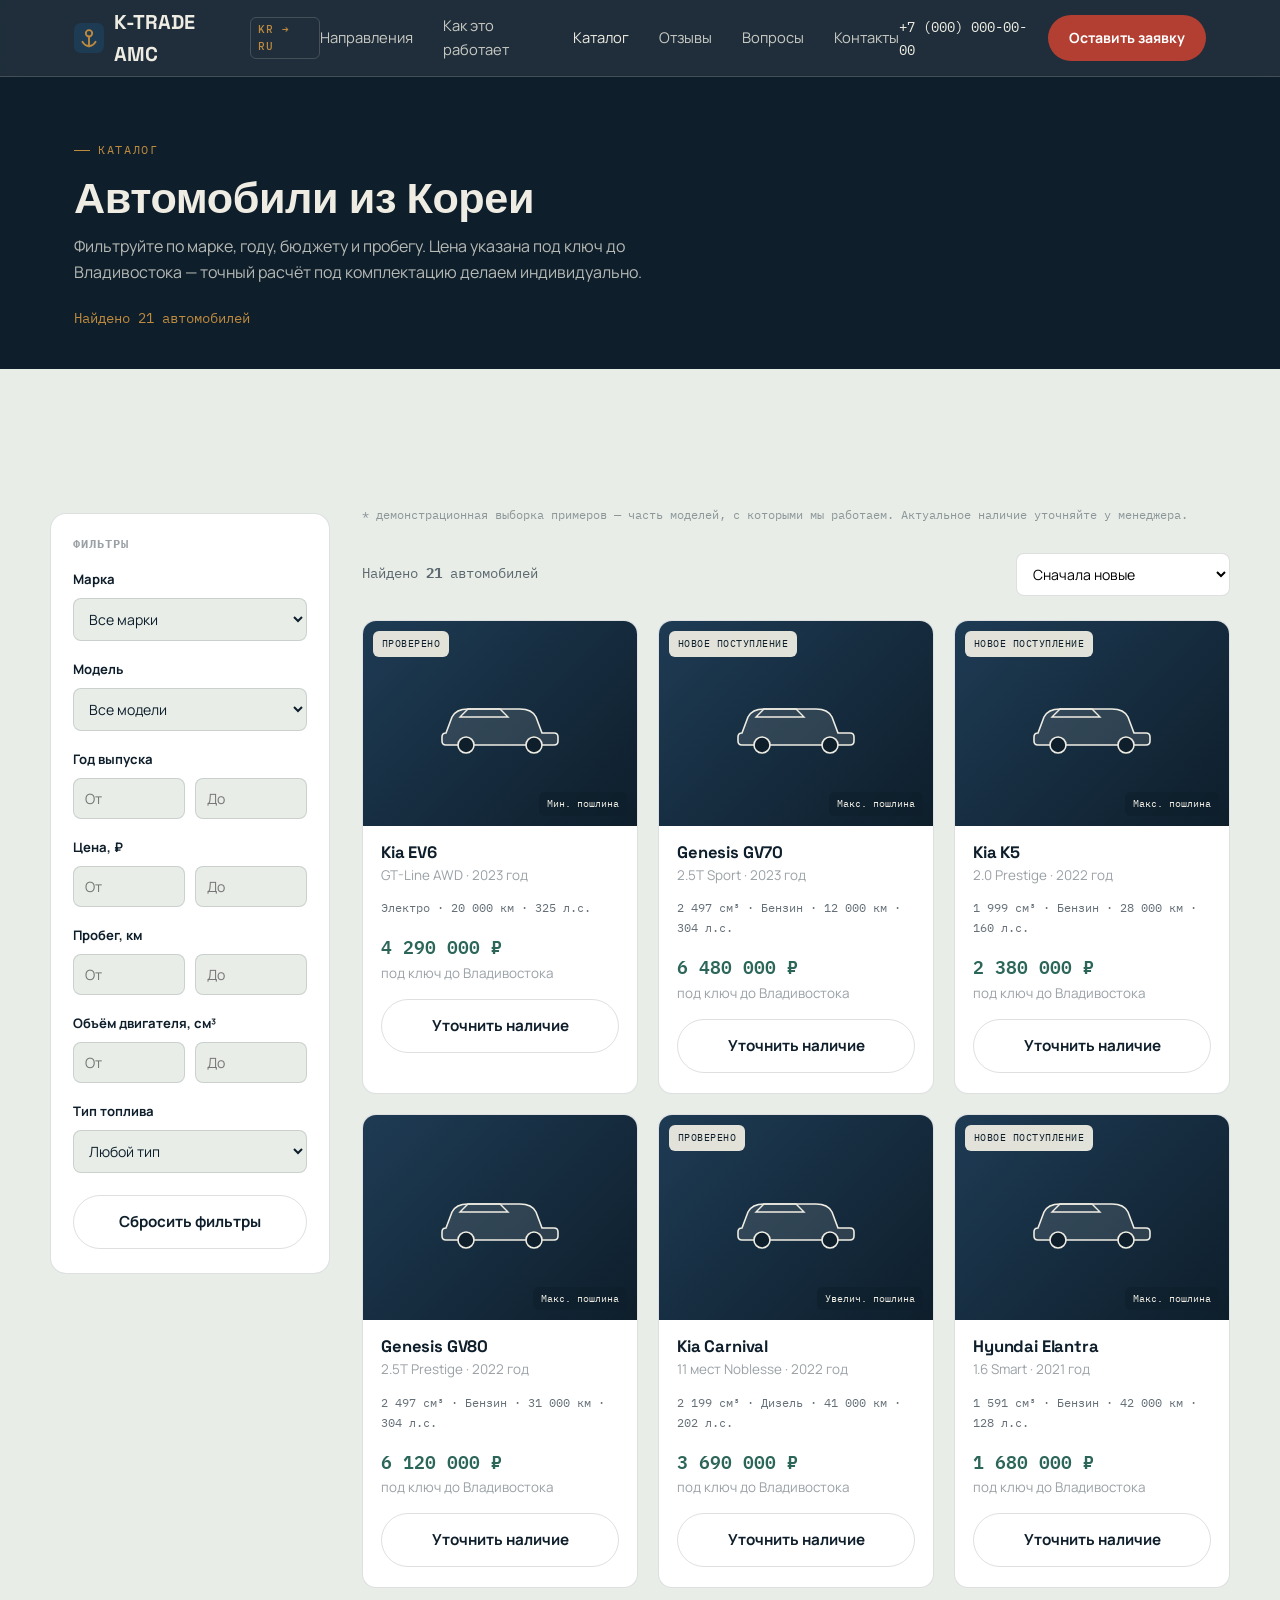
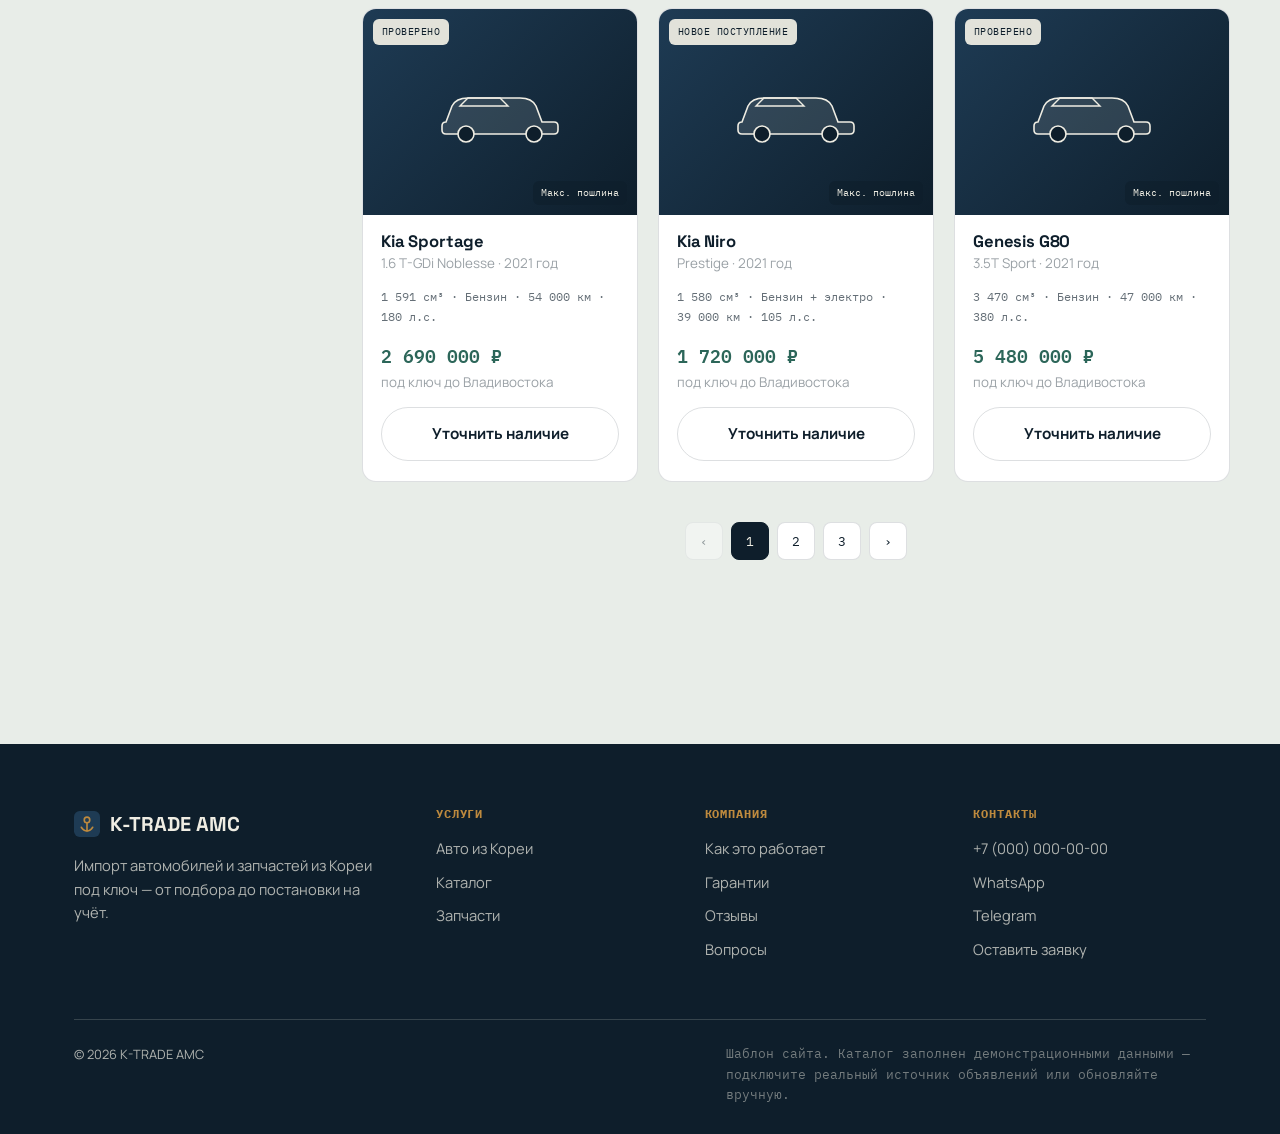
<file: catalog.html>
<!DOCTYPE html>
<html lang="ru">
<head>
<meta charset="UTF-8">
<meta name="viewport" content="width=device-width, initial-scale=1">
<title>Каталог автомобилей — K-TRADE AMC</title>
<meta name="description" content="Каталог автомобилей из Кореи с фильтрами по марке, году, цене и пробегу. Демонстрационная выборка K-TRADE AMC.">
<link rel="icon" href="data:image/svg+xml,%3Csvg xmlns='http://www.w3.org/2000/svg' viewBox='0 0 32 32'%3E%3Crect width='32' height='32' rx='7' fill='%230E1E2B'/%3E%3Ccircle cx='16' cy='11' r='3.4' fill='none' stroke='%23BE8A3E' stroke-width='2'/%3E%3Cpath d='M16 14.4V25M9 20c1.8 3 4.2 4.6 7 4.6s5.2-1.6 7-4.6' fill='none' stroke='%23BE8A3E' stroke-width='2' stroke-linecap='round'/%3E%3C/svg%3E">
<link rel="preconnect" href="https://fonts.googleapis.com">
<link rel="preconnect" href="https://fonts.gstatic.com" crossorigin>
<link href="https://fonts.googleapis.com/css2?family=Space+Grotesk:wght@500;600;700&family=IBM+Plex+Mono:wght@400;500;600&family=Manrope:wght@400;500;600;700;800&display=swap" rel="stylesheet">
<link rel="stylesheet" href="style.css">
<style>
  .page-hero{background:var(--navy);color:var(--cream);padding:56px 0 40px;}
  .page-hero h1{font-size:clamp(1.9rem,4vw,2.7rem);margin-top:14px;}
  .page-hero p{margin-top:12px;color:rgba(239,237,227,.75);max-width:60ch;}
  .page-hero .count{margin-top:22px;font-family:var(--ff-mono);font-size:.85rem;color:var(--brass);}

  .catalog-layout{display:grid;grid-template-columns:280px 1fr;gap:32px;align-items:start;padding:56px 0 96px;}

  .filters{background:var(--card);border:1px solid var(--line);border-radius:var(--radius);padding:24px 22px;}
  .filters h2{font-family:var(--ff-mono);font-size:.72rem;text-transform:uppercase;letter-spacing:.08em;color:var(--ink-faint);margin-bottom:18px;}
  .f-group{margin-bottom:18px;}
  .f-group label{display:block;font-size:.82rem;font-weight:700;margin-bottom:8px;}
  .f-row{display:grid;grid-template-columns:1fr 1fr;gap:10px;}
  .filters select,.filters input{
    width:100%;padding:10px 11px;border-radius:8px;border:1px solid var(--line);
    background:var(--chart);font-family:var(--ff-body);font-size:.88rem;color:var(--ink);
  }
  .filters .btn{margin-top:4px;}

  .toolbar{display:flex;justify-content:space-between;align-items:center;flex-wrap:wrap;gap:14px;margin-bottom:24px;}
  .toolbar .count{font-family:var(--ff-mono);font-size:.85rem;color:var(--ink-muted);}
  .toolbar select{padding:10px 12px;border-radius:8px;border:1px solid var(--line);background:var(--card);font-family:var(--ff-body);font-size:.88rem;}

  .listing-grid{display:grid;grid-template-columns:repeat(3,1fr);gap:20px;}
  .listing-card{background:var(--card);border:1px solid var(--line);border-radius:14px;overflow:hidden;transition:transform .2s ease, box-shadow .2s ease;}
  .listing-card:hover{transform:translateY(-3px);box-shadow:0 16px 32px rgba(14,30,43,.1);}
  .car-photo{position:relative;aspect-ratio:4/3;display:flex;align-items:center;justify-content:center;}
  .car-photo.kr{background:linear-gradient(135deg,#1E3B54,#0E1E2B);}
  .car-badge{
    position:absolute;top:10px;left:10px;background:rgba(239,237,227,.94);color:var(--navy);
    font-family:var(--ff-mono);font-size:.62rem;text-transform:uppercase;letter-spacing:.05em;
    padding:5px 9px;border-radius:6px;
  }
  .car-duty{
    position:absolute;bottom:10px;right:10px;font-family:var(--ff-mono);font-size:.62rem;
    color:var(--cream);background:rgba(14,30,43,.55);padding:4px 8px;border-radius:6px;
  }
  .listing-body{padding:18px 18px 20px;}
  .listing-body h3{font-size:1.04rem;}
  .listing-body .trim{font-size:.84rem;color:var(--ink-faint);margin-top:2px;}
  .listing-specs{margin-top:12px;font-family:var(--ff-mono);font-size:.76rem;color:var(--ink-muted);line-height:1.65;}
  .listing-price{margin-top:14px;font-family:var(--ff-mono);font-size:1.12rem;color:var(--sea);font-weight:600;}
  .listing-body .btn{margin-top:14px;}

  .pagination{display:flex;justify-content:center;align-items:center;gap:8px;margin-top:40px;flex-wrap:wrap;}
  .pagination button{
    min-width:38px;height:38px;padding:0 8px;border-radius:8px;border:1px solid var(--line);
    background:var(--card);font-family:var(--ff-mono);font-size:.84rem;color:var(--ink);
  }
  .pagination button.active{background:var(--navy);color:var(--cream);border-color:var(--navy);}
  .pagination button:disabled{opacity:.4;cursor:not-allowed;}

  .no-results{display:none;text-align:center;padding:60px 20px;color:var(--ink-faint);font-family:var(--ff-mono);font-size:.9rem;}
  .no-results.show{display:block;}
  .catalog-disclaimer{font-family:var(--ff-mono);font-size:.76rem;color:var(--ink-faint);margin-top:-8px;margin-bottom:28px;}

  @media (max-width:920px){
    .catalog-layout{grid-template-columns:1fr;}
    .listing-grid{grid-template-columns:1fr 1fr;}
  }
  @media (max-width:560px){.listing-grid{grid-template-columns:1fr;}}
</style>
</head>
<body>
<a href="#main" class="skip-link">Перейти к содержимому</a>

<header class="site-header">
  <div class="container nav-row">
    <a href="index.html" class="logo" aria-label="K-TRADE AMC — на главную">
      <svg width="30" height="30" viewBox="0 0 32 32"><rect width="32" height="32" rx="7" fill="#1E3B54"/><circle cx="16" cy="11" r="3.4" fill="none" stroke="#BE8A3E" stroke-width="2"/><path d="M16 14.4V25M9 20c1.8 3 4.2 4.6 7 4.6s5.2-1.6 7-4.6" fill="none" stroke="#BE8A3E" stroke-width="2" stroke-linecap="round"/></svg>
      K-TRADE AMC <em>KR → RU</em>
    </a>

    <input type="checkbox" id="nav-toggle">
    <nav aria-label="Основная навигация" style="display:flex;align-items:center;">
      <ul class="nav-links">
        <li><a href="index.html#directions">Направления</a></li>
        <li><a href="index.html#process">Как это работает</a></li>
        <li><a href="catalog.html" style="color:var(--cream);">Каталог</a></li>
        <li><a href="index.html#reviews">Отзывы</a></li>
        <li><a href="index.html#faq">Вопросы</a></li>
        <li><a href="index.html#contacts">Контакты</a></li>
      </ul>
    </nav>

    <div class="nav-actions">
      <a href="tel:+70000000000" class="nav-phone">+7 (000) 000-00-00</a>
      <a href="index.html#contacts" class="btn btn--primary" style="padding:11px 20px;font-size:.88rem;">Оставить заявку</a>
      <label for="nav-toggle" class="burger" aria-label="Открыть меню"><span></span><span></span><span></span></label>
    </div>
  </div>
</header>

<main id="main">

  <section class="page-hero">
    <div class="container">
      <span class="eyebrow">Каталог</span>
      <h1>Автомобили из Кореи</h1>
      <p>Фильтруйте по марке, году, бюджету и пробегу. Цена указана под ключ до Владивостока — точный расчёт под комплектацию делаем индивидуально.</p>
      <div class="count">Найдено <span id="hero-count">—</span> автомобилей</div>
    </div>
  </section>

  <section>
    <div class="container catalog-layout">

      <aside class="filters" aria-label="Фильтры каталога">
        <h2>Фильтры</h2>

        <div class="f-group">
          <label for="f-brand">Марка</label>
          <select id="f-brand"><option value="">Все марки</option></select>
        </div>

        <div class="f-group">
          <label for="f-model">Модель</label>
          <select id="f-model"><option value="">Все модели</option></select>
        </div>

        <div class="f-group">
          <label>Год выпуска</label>
          <div class="f-row">
            <input type="number" id="f-year-from" placeholder="От">
            <input type="number" id="f-year-to" placeholder="До">
          </div>
        </div>

        <div class="f-group">
          <label>Цена, ₽</label>
          <div class="f-row">
            <input type="number" id="f-price-from" placeholder="От" step="10000">
            <input type="number" id="f-price-to" placeholder="До" step="10000">
          </div>
        </div>

        <div class="f-group">
          <label>Пробег, км</label>
          <div class="f-row">
            <input type="number" id="f-mileage-from" placeholder="От" step="1000">
            <input type="number" id="f-mileage-to" placeholder="До" step="1000">
          </div>
        </div>

        <div class="f-group">
          <label>Объём двигателя, см³</label>
          <div class="f-row">
            <input type="number" id="f-engine-from" placeholder="От" step="100">
            <input type="number" id="f-engine-to" placeholder="До" step="100">
          </div>
        </div>

        <div class="f-group">
          <label for="f-fuel">Тип топлива</label>
          <select id="f-fuel">
            <option value="">Любой тип</option>
            <option>Бензин</option>
            <option>Дизель</option>
            <option>Бензин + электро</option>
            <option>Электро</option>
          </select>
        </div>

        <button class="btn btn--ghost btn--block" id="f-reset" type="button">Сбросить фильтры</button>
      </aside>

      <div>
        <p class="catalog-disclaimer">* демонстрационная выборка примеров — часть моделей, с которыми мы работаем. Актуальное наличие уточняйте у менеджера.</p>

        <div class="toolbar">
          <span class="count">Найдено <strong id="result-count">0</strong> автомобилей</span>
          <select id="sort-select" aria-label="Сортировка">
            <option value="year_desc">Сначала новые</option>
            <option value="price_asc">Цена: сначала дешевле</option>
            <option value="price_desc">Цена: сначала дороже</option>
            <option value="mileage_asc">Пробег: сначала меньше</option>
          </select>
        </div>

        <div class="listing-grid" id="grid"></div>
        <p class="no-results" id="no-results">По этим условиям ничего не найдено — попробуйте расширить диапазон фильтров.</p>
        <div class="pagination" id="pagination"></div>
      </div>
    </div>
  </section>

</main>

<footer class="site-footer">
  <div class="container">
    <div class="footer-top">
      <div class="footer-brand">
        <div class="logo" style="color:var(--cream);">
          <svg width="26" height="26" viewBox="0 0 32 32"><rect width="32" height="32" rx="7" fill="#1E3B54"/><circle cx="16" cy="11" r="3.4" fill="none" stroke="#BE8A3E" stroke-width="2"/><path d="M16 14.4V25M9 20c1.8 3 4.2 4.6 7 4.6s5.2-1.6 7-4.6" fill="none" stroke="#BE8A3E" stroke-width="2" stroke-linecap="round"/></svg>
          K-TRADE AMC
        </div>
        <p>Импорт автомобилей и запчастей из Кореи под ключ — от подбора до постановки на учёт.</p>
      </div>
      <div class="footer-col">
        <h4>Услуги</h4>
        <ul>
          <li><a href="index.html#directions">Авто из Кореи</a></li>
          <li><a href="catalog.html">Каталог</a></li>
          <li><a href="index.html#directions">Запчасти</a></li>
        </ul>
      </div>
      <div class="footer-col">
        <h4>Компания</h4>
        <ul>
          <li><a href="index.html#process">Как это работает</a></li>
          <li><a href="index.html#guarantees">Гарантии</a></li>
          <li><a href="index.html#reviews">Отзывы</a></li>
          <li><a href="index.html#faq">Вопросы</a></li>
        </ul>
      </div>
      <div class="footer-col">
        <h4>Контакты</h4>
        <ul>
          <li><a href="tel:+70000000000">+7 (000) 000-00-00</a></li>
          <li><a href="#">WhatsApp</a></li>
          <li><a href="#">Telegram</a></li>
          <li><a href="index.html#contacts">Оставить заявку</a></li>
        </ul>
      </div>
    </div>

    <div class="footer-bottom">
      <span>© <span id="year"></span> K-TRADE AMC</span>
      <span class="legal-note">Шаблон сайта. Каталог заполнен демонстрационными данными — подключите реальный источник объявлений или обновляйте вручную.</span>
    </div>
  </div>
</footer>

<script>
document.getElementById('year').textContent = new Date().getFullYear();

/* ===== Demo dataset ===== */
const CARS = [
  {brand:'Hyundai',model:'Tucson',trim:'2.0 2WD Premium',year:2019,cc:1999,fuel:'Дизель',mileage:98000,power:186,price:2450000,duty:'Макс. пошлина',badge:'Проверено',country:'kr'},
  {brand:'Hyundai',model:'Elantra',trim:'1.6 Smart',year:2021,cc:1591,fuel:'Бензин',mileage:42000,power:128,price:1680000,duty:'Макс. пошлина',badge:'Новое поступление',country:'kr'},
  {brand:'Hyundai',model:'Santa Fe',trim:'2.2 4WD Prestige',year:2020,cc:2151,fuel:'Дизель',mileage:76000,power:202,price:3150000,duty:'Увелич. пошлина',badge:'Проверено',country:'kr'},
  {brand:'Hyundai',model:'Sonata',trim:'2.0 Smart',year:2018,cc:1999,fuel:'Бензин',mileage:112000,power:160,price:1590000,duty:'Макс. пошлина',badge:'',country:'kr'},
  {brand:'Hyundai',model:'Accent',trim:'1.4 Premier',year:2014,cc:1399,fuel:'Бензин',mileage:118000,power:108,price:780000,duty:'Макс. пошлина',badge:'',country:'kr'},
  {brand:'Hyundai',model:'Tucson',trim:'1.7 2WD Modern',year:2016,cc:1685,fuel:'Дизель',mileage:131000,power:141,price:1550000,duty:'Макс. пошлина',badge:'',country:'kr'},
  {brand:'Kia',model:'K5',trim:'2.0 Prestige',year:2022,cc:1999,fuel:'Бензин',mileage:28000,power:160,price:2380000,duty:'Макс. пошлина',badge:'Новое поступление',country:'kr'},
  {brand:'Kia',model:'Sportage',trim:'1.6 T-GDi Noblesse',year:2021,cc:1591,fuel:'Бензин',mileage:54000,power:180,price:2690000,duty:'Макс. пошлина',badge:'Проверено',country:'kr'},
  {brand:'Kia',model:'Seltos',trim:'1.6 Trend',year:2020,cc:1591,fuel:'Бензин',mileage:61000,power:121,price:1490000,duty:'Макс. пошлина',badge:'',country:'kr'},
  {brand:'Kia',model:'Carnival',trim:'9 мест Prestige',year:2019,cc:2199,fuel:'Дизель',mileage:89000,power:202,price:3390000,duty:'Увелич. пошлина',badge:'',country:'kr'},
  {brand:'Kia',model:'Morning',trim:'Luxury',year:2020,cc:998,fuel:'Бензин',mileage:45000,power:82,price:890000,duty:'Макс. пошлина',badge:'',country:'kr'},
  {brand:'Kia',model:'Morning',trim:'LX',year:2013,cc:999,fuel:'Бензин',mileage:128000,power:78,price:620000,duty:'Макс. пошлина',badge:'',country:'kr'},
  {brand:'Kia',model:'Niro',trim:'Prestige',year:2021,cc:1580,fuel:'Бензин + электро',mileage:39000,power:105,price:1720000,duty:'Макс. пошлина',badge:'Новое поступление',country:'kr'},
  {brand:'Kia',model:'Sorento',trim:'2.0 2WD Premium',year:2015,cc:1995,fuel:'Дизель',mileage:142000,power:184,price:1980000,duty:'Макс. пошлина',badge:'',country:'kr'},
  {brand:'Kia',model:'EV6',trim:'GT-Line AWD',year:2023,cc:0,fuel:'Электро',mileage:20000,power:325,price:4290000,duty:'Мин. пошлина',badge:'Проверено',country:'kr'},
  {brand:'Genesis',model:'G80',trim:'3.5T Sport',year:2021,cc:3470,fuel:'Бензин',mileage:47000,power:380,price:5480000,duty:'Макс. пошлина',badge:'Проверено',country:'kr'},
  {brand:'Genesis',model:'GV80',trim:'2.5T Prestige',year:2022,cc:2497,fuel:'Бензин',mileage:31000,power:304,price:6120000,duty:'Макс. пошлина',badge:'',country:'kr'},
  {brand:'Genesis',model:'GV70',trim:'2.5T Sport',year:2023,cc:2497,fuel:'Бензин',mileage:12000,power:304,price:6480000,duty:'Макс. пошлина',badge:'Новое поступление',country:'kr'},
  {brand:'Kia',model:'Carnival',trim:'11 мест Noblesse',year:2022,cc:2199,fuel:'Дизель',mileage:41000,power:202,price:3690000,duty:'Увелич. пошлина',badge:'Проверено',country:'kr'},
  {brand:'Hyundai',model:'Palisade',trim:'3.8 7 мест Prestige',year:2021,cc:3778,fuel:'Бензин',mileage:52000,power:295,price:4180000,duty:'Макс. пошлина',badge:'',country:'kr'},
  {brand:'Kia',model:'Stonic',trim:'1.6 Trend',year:2021,cc:1591,fuel:'Бензин',mileage:37000,power:123,price:1290000,duty:'Макс. пошлина',badge:'',country:'kr'}
];

const PAGE_SIZE = 9;
let state = { page: 1, sort: 'year_desc' };

function carIcon(country){
  const stroke = '#EFEDE3';
  return `<svg width="128" height="64" viewBox="0 0 128 64" fill="none">
    <path d="M10 42 L16 26 Q20 18 32 18 L84 18 Q96 18 100 26 L106 42 L118 42 Q122 42 122 46 L122 50 Q122 54 118 54 L10 54 Q6 54 6 50 L6 46 Q6 42 10 42 Z" fill="rgba(239,237,227,.12)" stroke="${stroke}" stroke-width="1.6"/>
    <path d="M24 26 L32 18 L64 18 L72 26 Z" fill="none" stroke="${stroke}" stroke-width="1.4"/>
    <circle cx="30" cy="54" r="8" fill="#0E1E2B" stroke="${stroke}" stroke-width="1.6"/>
    <circle cx="98" cy="54" r="8" fill="#0E1E2B" stroke="${stroke}" stroke-width="1.6"/>
  </svg>`;
}

function fmtPrice(n){ return n.toLocaleString('ru-RU') + ' ₽'; }
function fmtNum(n){ return n.toLocaleString('ru-RU'); }

function populateBrandOptions(){
  const brandSel = document.getElementById('f-brand');
  const brands = [...new Set(CARS.map(c => c.brand))].sort();
  brands.forEach(b => {
    const opt = document.createElement('option');
    opt.value = b; opt.textContent = b;
    brandSel.appendChild(opt);
  });
}

function populateModelOptions(selectedBrand){
  const modelSel = document.getElementById('f-model');
  modelSel.innerHTML = '<option value="">Все модели</option>';
  const models = [...new Set(CARS.filter(c => !selectedBrand || c.brand === selectedBrand).map(c => c.model))].sort();
  models.forEach(m => {
    const opt = document.createElement('option');
    opt.value = m; opt.textContent = m;
    modelSel.appendChild(opt);
  });
}

function getFilters(){
  return {
    brand: document.getElementById('f-brand').value,
    model: document.getElementById('f-model').value,
    yearFrom: parseFloat(document.getElementById('f-year-from').value) || null,
    yearTo: parseFloat(document.getElementById('f-year-to').value) || null,
    priceFrom: parseFloat(document.getElementById('f-price-from').value) || null,
    priceTo: parseFloat(document.getElementById('f-price-to').value) || null,
    mileageFrom: parseFloat(document.getElementById('f-mileage-from').value) || null,
    mileageTo: parseFloat(document.getElementById('f-mileage-to').value) || null,
    engineFrom: parseFloat(document.getElementById('f-engine-from').value) || null,
    engineTo: parseFloat(document.getElementById('f-engine-to').value) || null,
    fuel: document.getElementById('f-fuel').value
  };
}

function applyFilters(cars, f){
  return cars.filter(c => {
    if (f.brand && c.brand !== f.brand) return false;
    if (f.model && c.model !== f.model) return false;
    if (f.yearFrom && c.year < f.yearFrom) return false;
    if (f.yearTo && c.year > f.yearTo) return false;
    if (f.priceFrom && c.price < f.priceFrom) return false;
    if (f.priceTo && c.price > f.priceTo) return false;
    if (f.mileageFrom && c.mileage < f.mileageFrom) return false;
    if (f.mileageTo && c.mileage > f.mileageTo) return false;
    if (f.engineFrom && c.cc < f.engineFrom) return false;
    if (f.engineTo && c.cc > f.engineTo) return false;
    if (f.fuel && c.fuel !== f.fuel) return false;
    return true;
  });
}

function sortCars(cars, key){
  const arr = [...cars];
  switch(key){
    case 'price_asc': arr.sort((a,b)=>a.price-b.price); break;
    case 'price_desc': arr.sort((a,b)=>b.price-a.price); break;
    case 'mileage_asc': arr.sort((a,b)=>a.mileage-b.mileage); break;
    default: arr.sort((a,b)=>b.year-a.year);
  }
  return arr;
}

function renderCard(c){
  const specs = `${c.cc ? c.cc.toLocaleString('ru-RU') + ' см³ · ' : ''}${c.fuel} · ${fmtNum(c.mileage)} км · ${c.power} л.с.`;
  return `
  <div class="listing-card">
    <div class="car-photo ${c.country}">
      ${c.badge ? `<span class="car-badge">${c.badge}</span>` : ''}
      ${carIcon(c.country)}
      <span class="car-duty">${c.duty}</span>
    </div>
    <div class="listing-body">
      <h3>${c.brand} ${c.model}</h3>
      <div class="trim">${c.trim} · ${c.year} год</div>
      <div class="listing-specs">${specs}</div>
      <div class="listing-price">${fmtPrice(c.price)}</div>
      <div class="trim" style="margin-top:2px;">под ключ до Владивостока</div>
      <a href="index.html#contacts" class="btn btn--ghost btn--block">Уточнить наличие</a>
    </div>
  </div>`;
}

function renderPagination(total){
  const pages = Math.max(1, Math.ceil(total / PAGE_SIZE));
  if (state.page > pages) state.page = pages;
  const wrap = document.getElementById('pagination');
  if (pages <= 1){ wrap.innerHTML = ''; return; }

  let html = `<button ${state.page===1?'disabled':''} data-page="${state.page-1}">‹</button>`;
  for (let p=1; p<=pages; p++){
    if (p===1 || p===pages || Math.abs(p-state.page)<=1){
      html += `<button class="${p===state.page?'active':''}" data-page="${p}">${p}</button>`;
    } else if (Math.abs(p-state.page)===2){
      html += `<span style="padding:0 4px;color:var(--ink-faint);">…</span>`;
    }
  }
  html += `<button ${state.page===pages?'disabled':''} data-page="${state.page+1}">›</button>`;
  wrap.innerHTML = html;

  wrap.querySelectorAll('button[data-page]').forEach(btn => {
    btn.addEventListener('click', () => {
      state.page = parseInt(btn.dataset.page, 10);
      render();
      document.querySelector('.toolbar').scrollIntoView({behavior:'smooth', block:'start'});
    });
  });
}

function render(){
  const filters = getFilters();
  const filtered = sortCars(applyFilters(CARS, filters), state.sort);

  document.getElementById('result-count').textContent = filtered.length;
  document.getElementById('hero-count').textContent = filtered.length;

  const start = (state.page - 1) * PAGE_SIZE;
  const pageItems = filtered.slice(start, start + PAGE_SIZE);

  const grid = document.getElementById('grid');
  const noResults = document.getElementById('no-results');
  if (pageItems.length === 0){
    grid.innerHTML = '';
    noResults.classList.add('show');
  } else {
    noResults.classList.remove('show');
    grid.innerHTML = pageItems.map(renderCard).join('');
  }
  renderPagination(filtered.length);
}

/* ===== Wire up events ===== */
populateBrandOptions();
populateModelOptions('');

document.getElementById('f-brand').addEventListener('change', (e) => {
  populateModelOptions(e.target.value);
  state.page = 1; render();
});

['f-model','f-year-from','f-year-to','f-price-from','f-price-to',
 'f-mileage-from','f-mileage-to','f-engine-from','f-engine-to','f-fuel'
].forEach(id => {
  document.getElementById(id).addEventListener('input', () => { state.page = 1; render(); });
  document.getElementById(id).addEventListener('change', () => { state.page = 1; render(); });
});

document.getElementById('sort-select').addEventListener('change', (e) => {
  state.sort = e.target.value; render();
});

document.getElementById('f-reset').addEventListener('click', () => {
  document.querySelectorAll('.filters input').forEach(i => i.value = '');
  document.getElementById('f-brand').value = '';
  document.getElementById('f-fuel').value = '';
  populateModelOptions('');
  state.page = 1;
  render();
});

render();
</script>
</body>
</html>
</file>
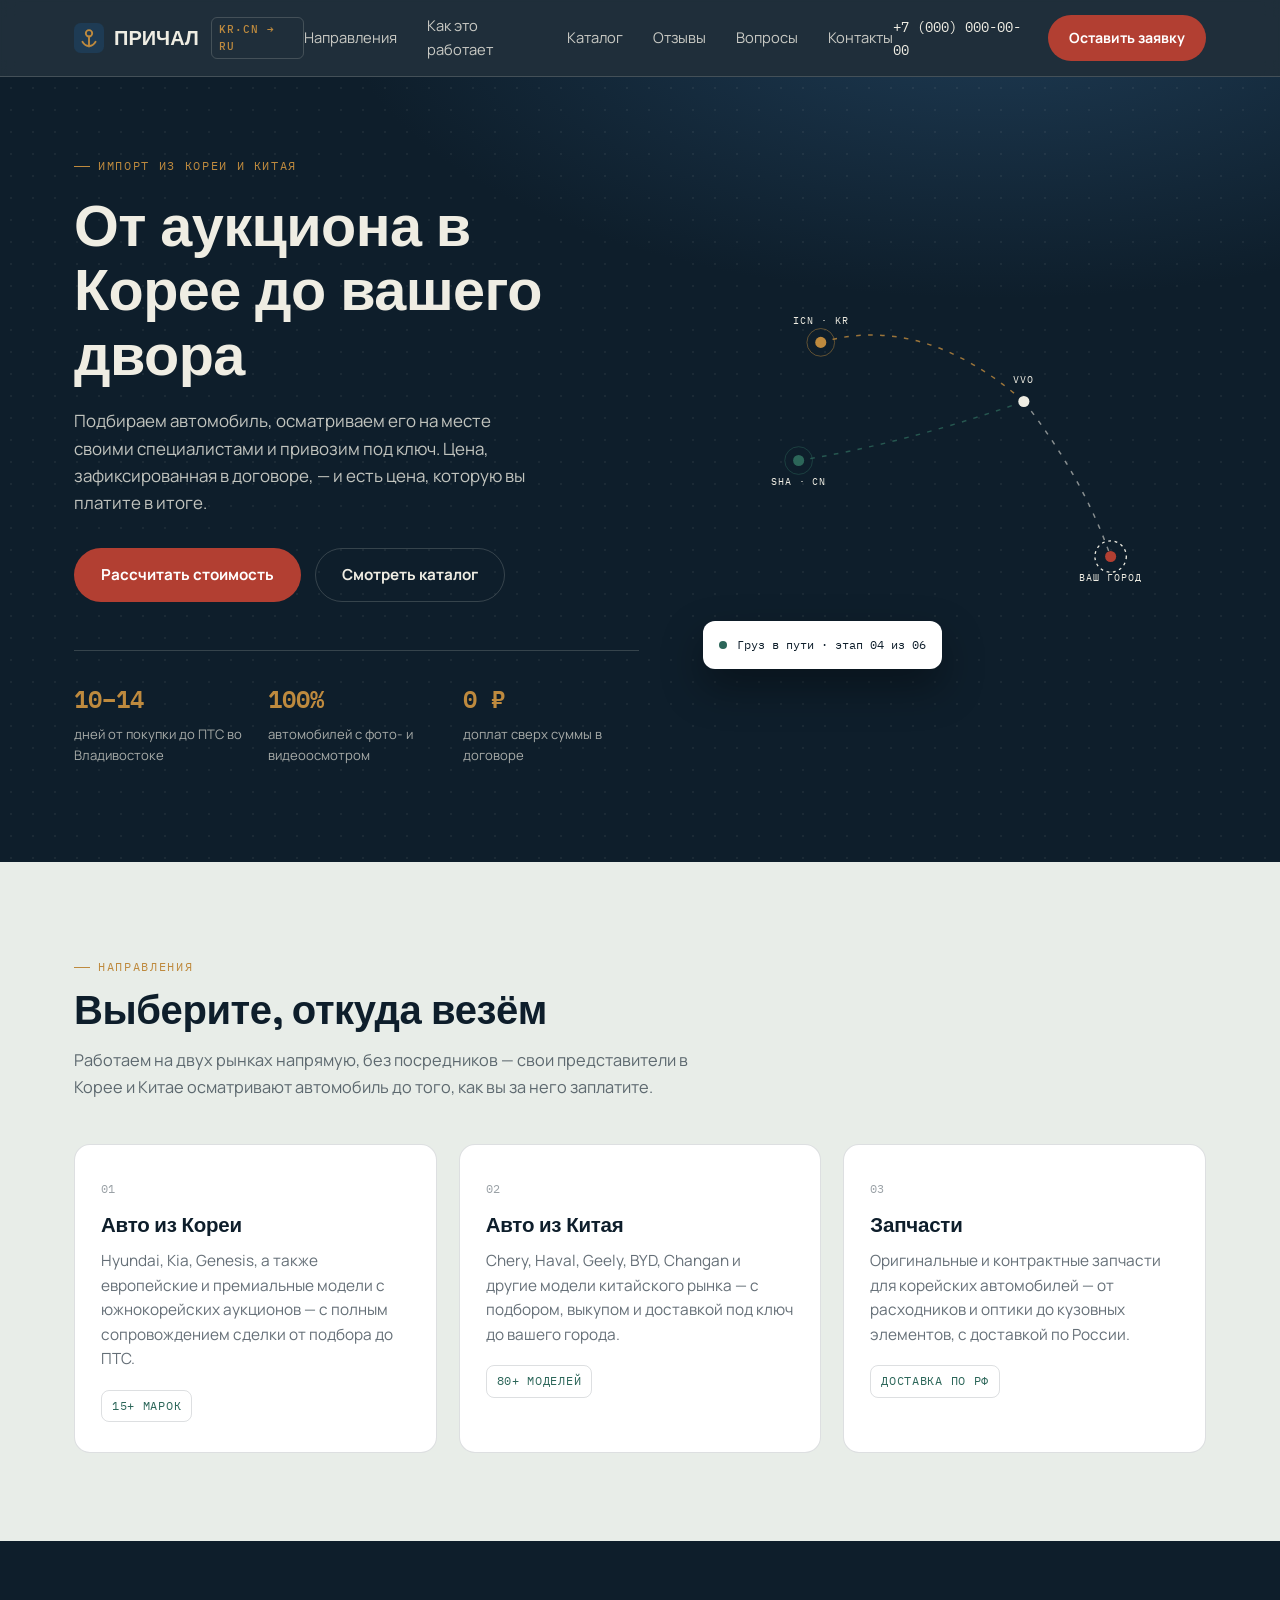
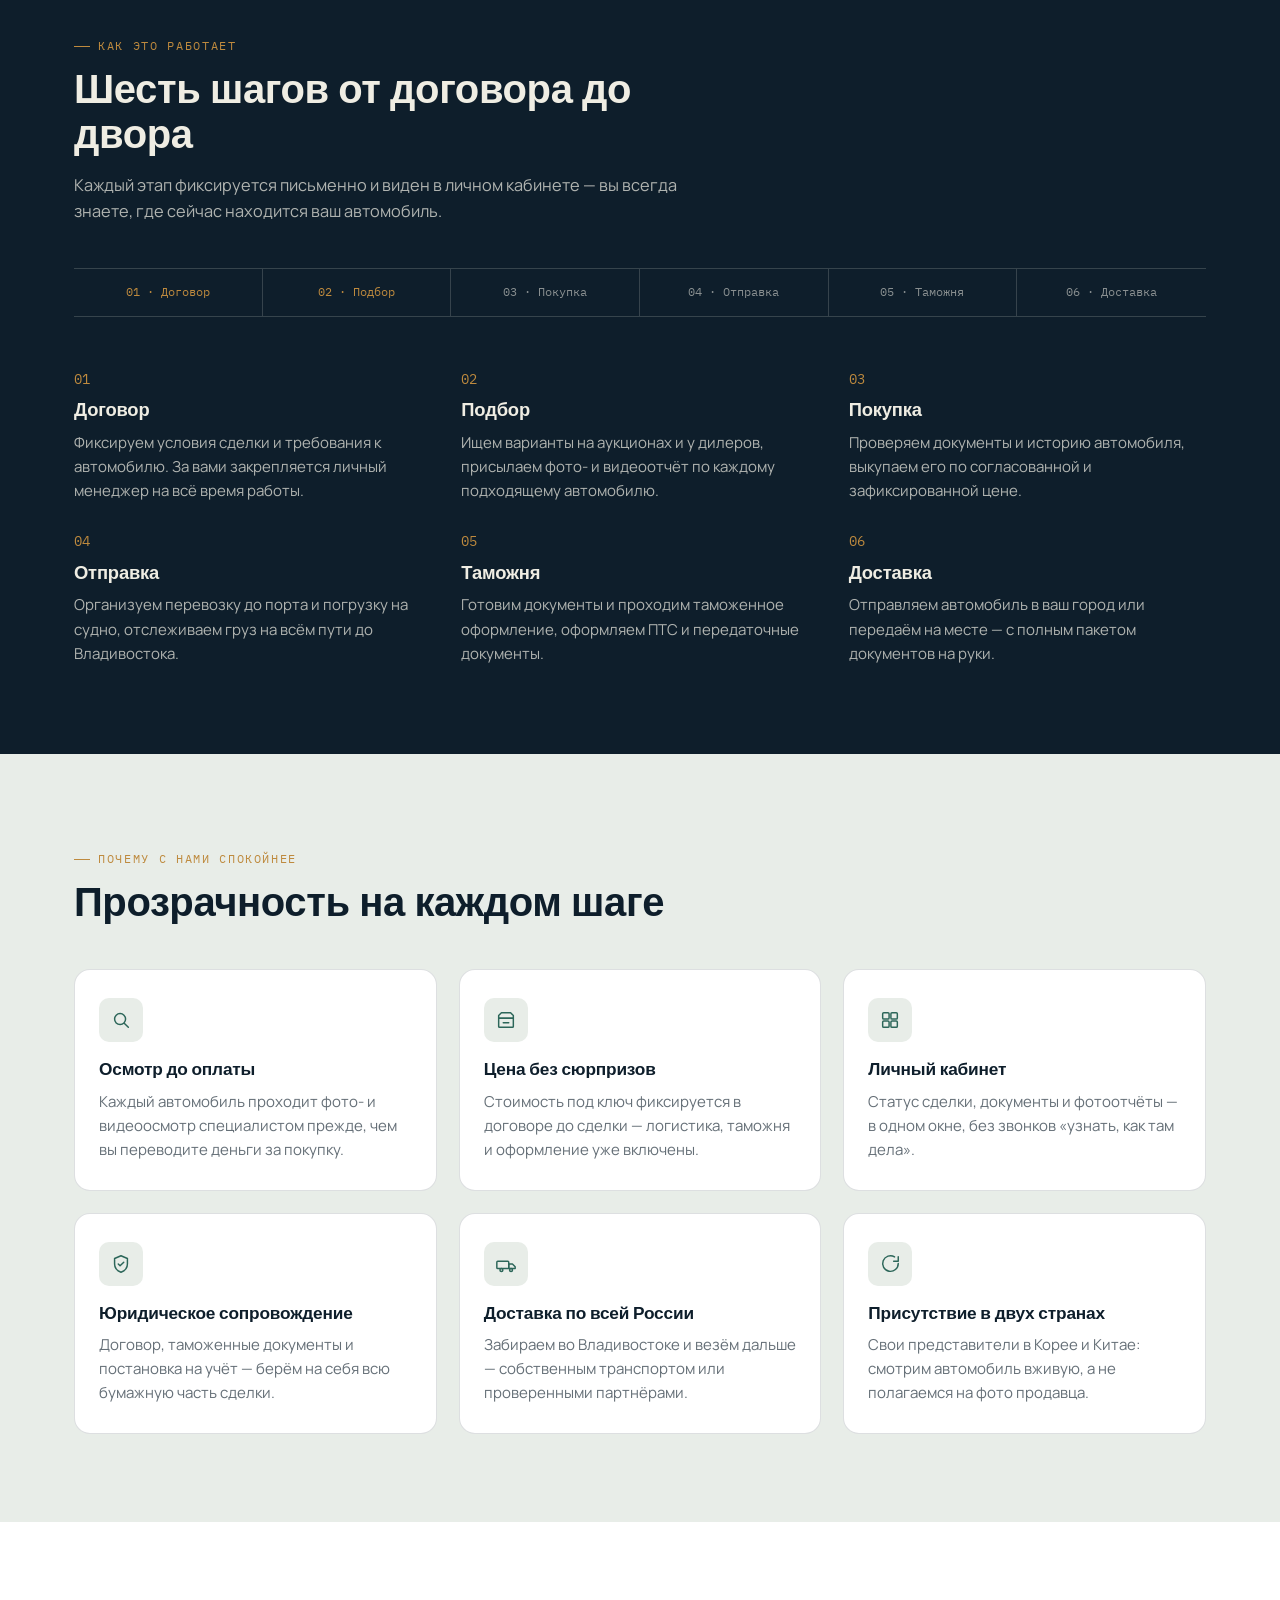
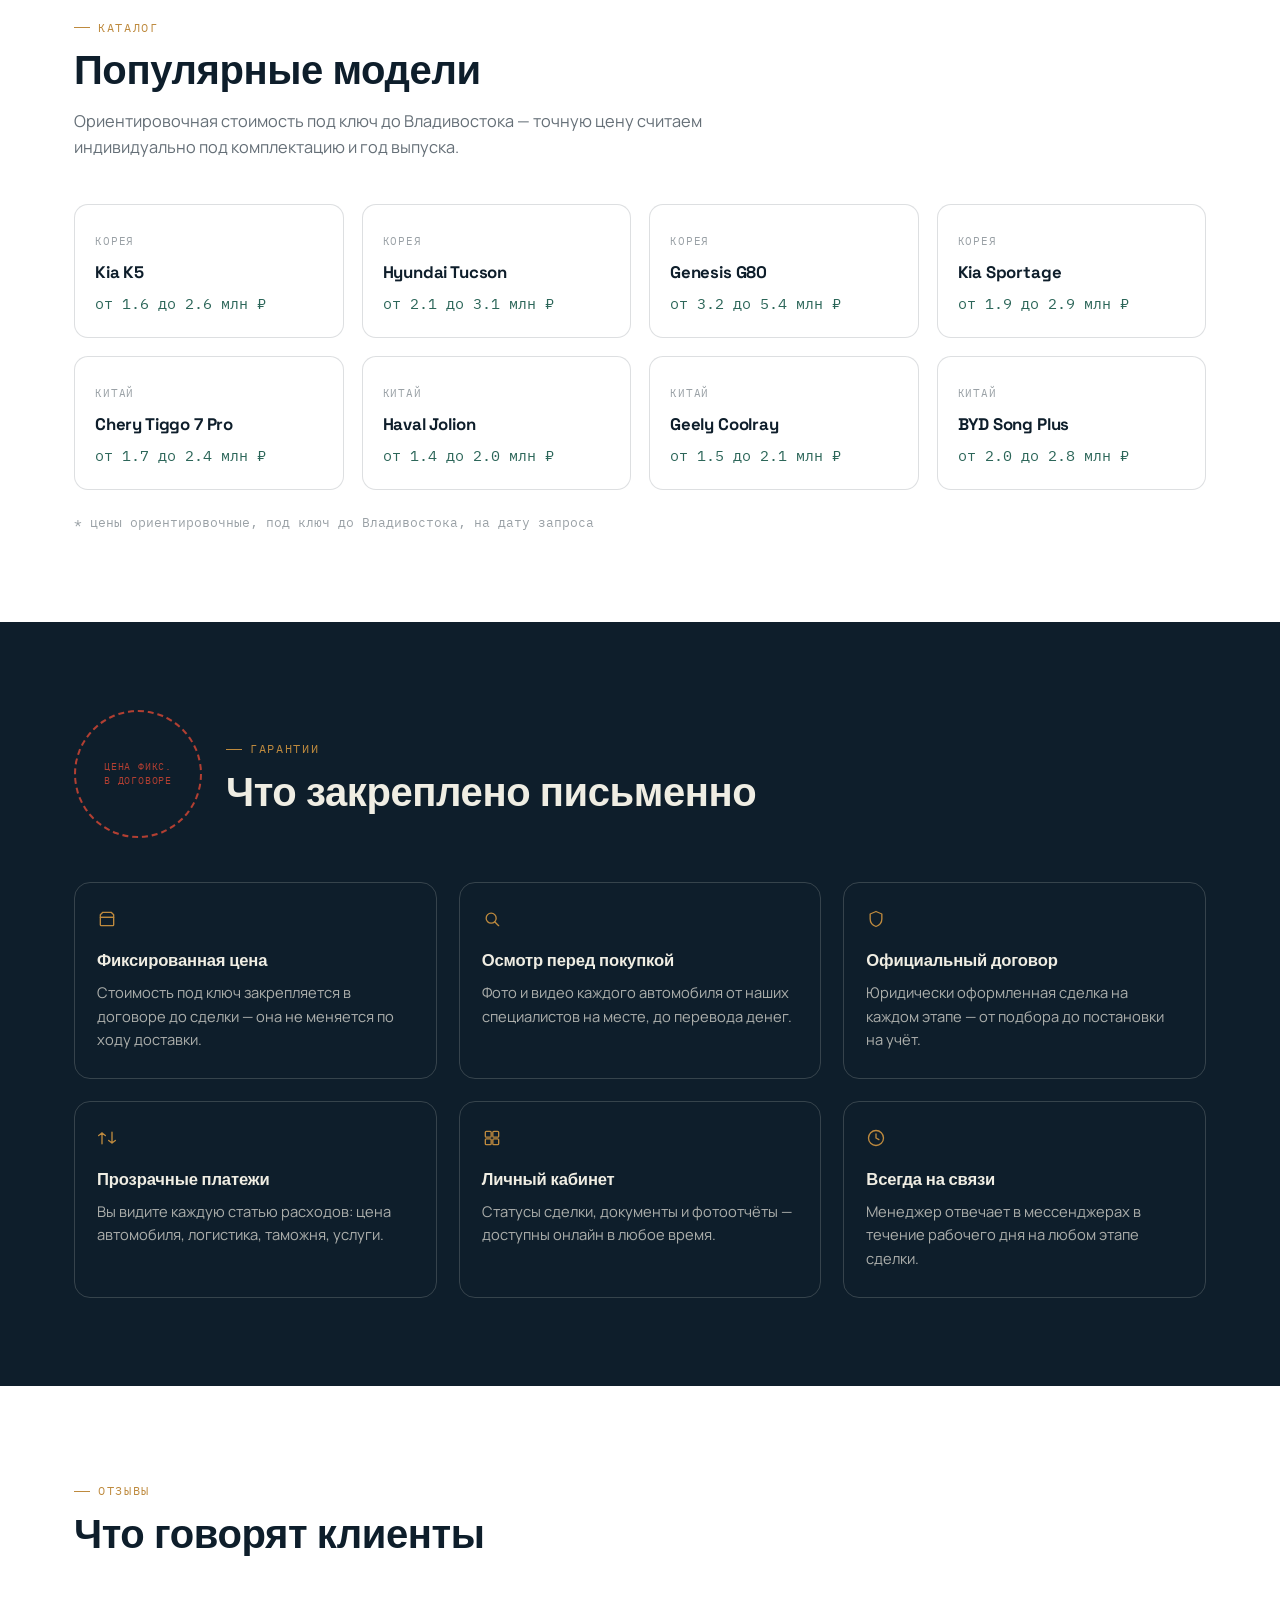
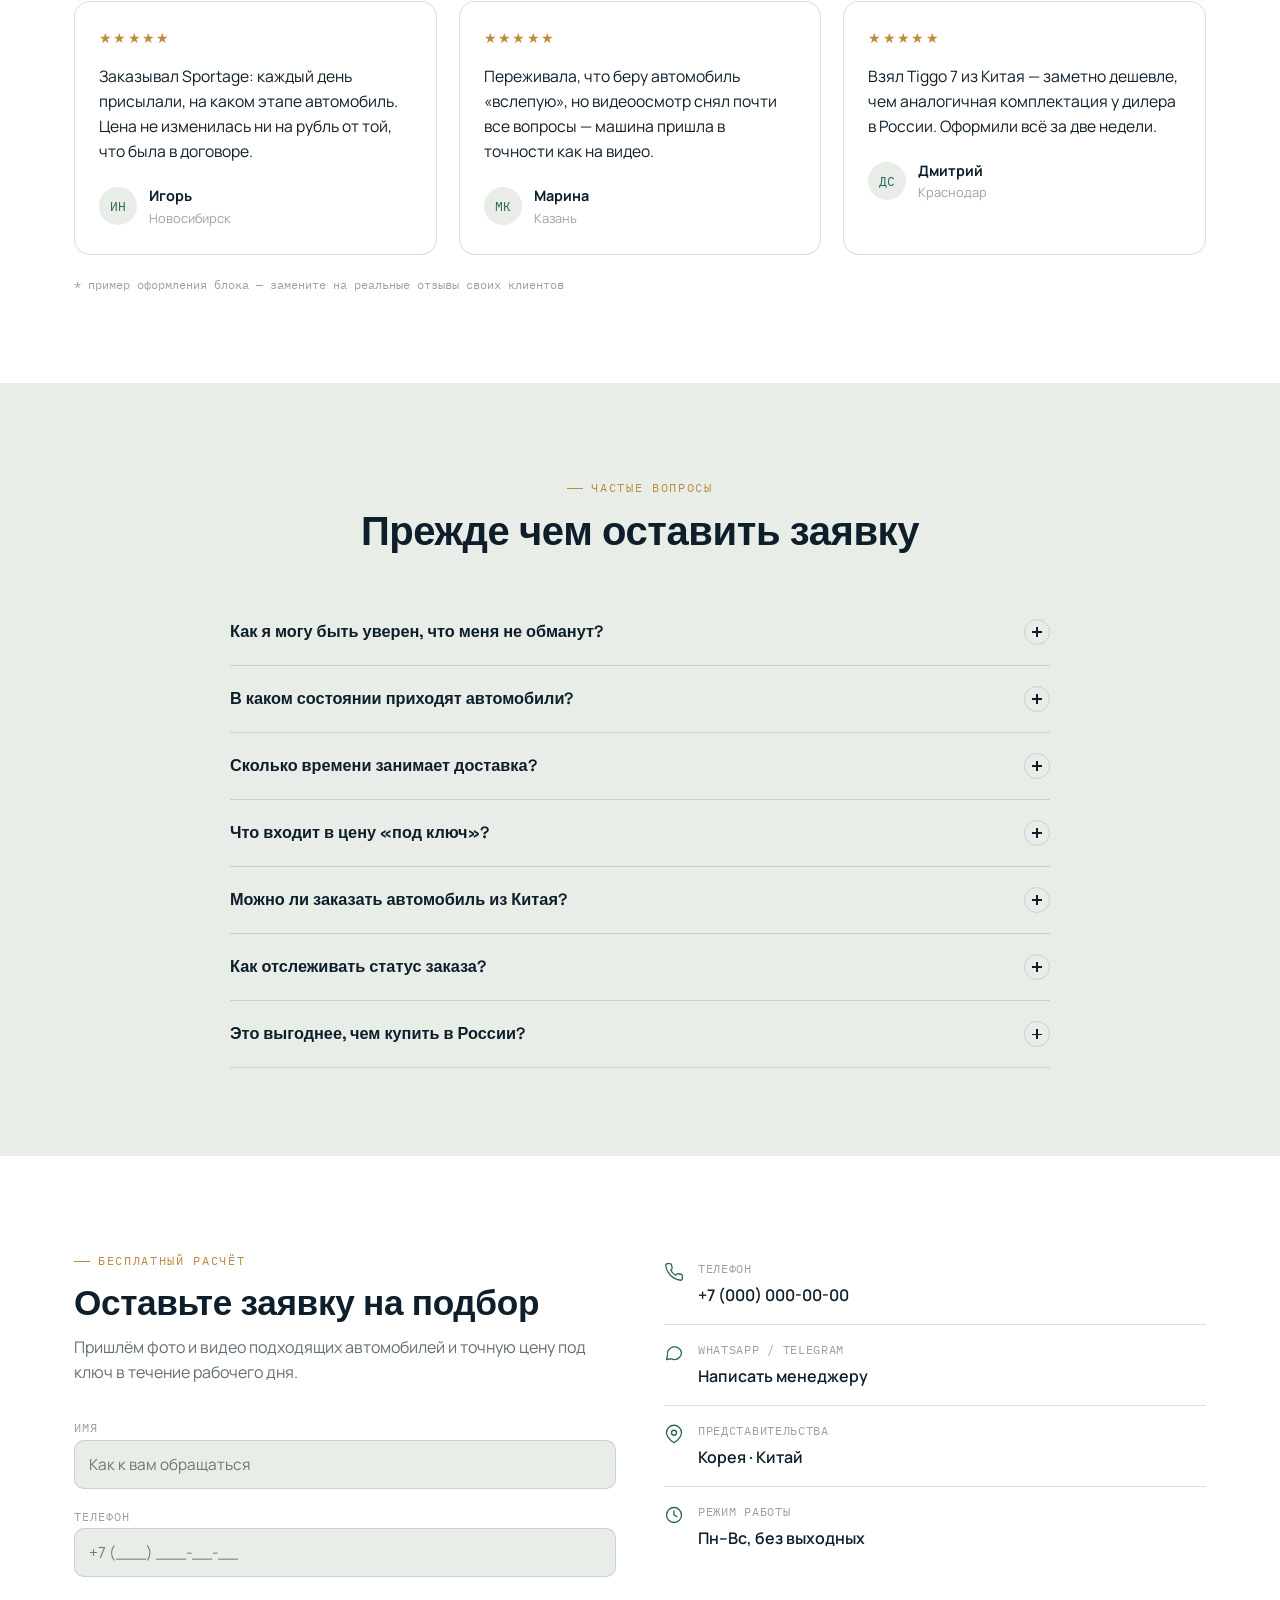
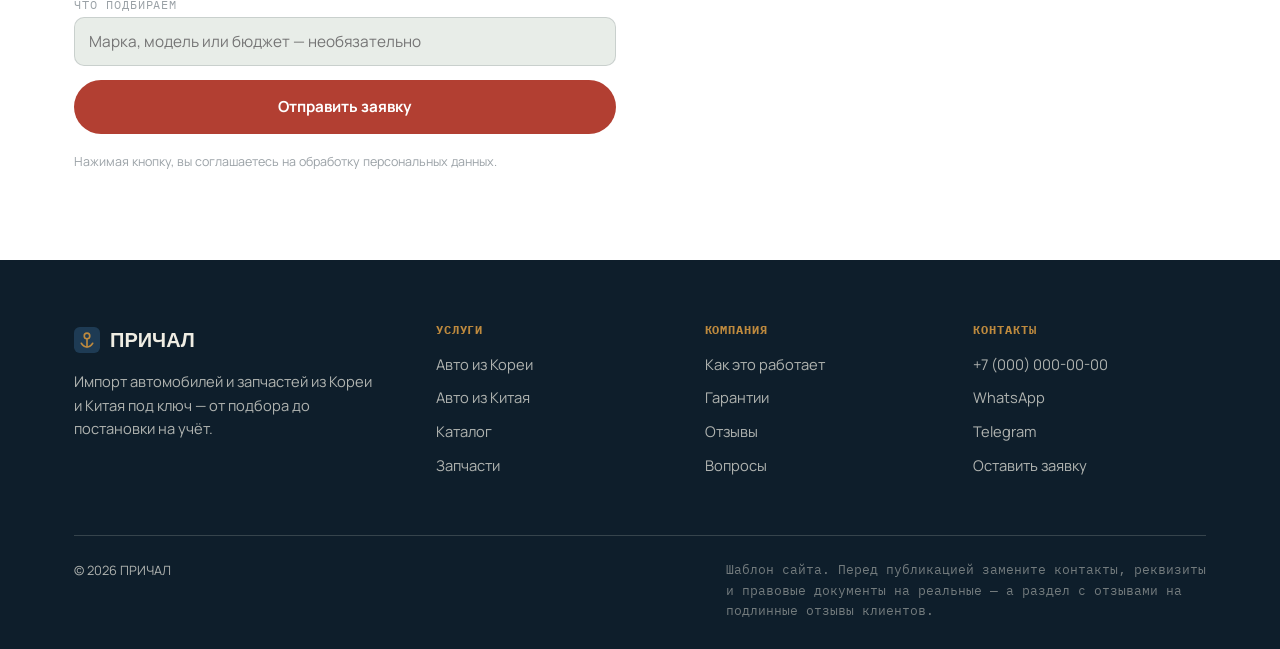
<file: prichal-landing.html>
<!DOCTYPE html>
<html lang="ru">
<head>
<meta charset="UTF-8">
<meta name="viewport" content="width=device-width, initial-scale=1">
<title>ПРИЧАЛ — импорт автомобилей из Кореи и Китая под ключ</title>
<meta name="description" content="Подбираем, осматриваем и привозим автомобили из Кореи и Китая под ключ. Фиксированная цена в договоре, фото- и видеоосмотр, доставка по всей России.">
<link rel="icon" href="data:image/svg+xml,%3Csvg xmlns='http://www.w3.org/2000/svg' viewBox='0 0 32 32'%3E%3Crect width='32' height='32' rx='7' fill='%230E1E2B'/%3E%3Ccircle cx='16' cy='11' r='3.4' fill='none' stroke='%23BE8A3E' stroke-width='2'/%3E%3Cpath d='M16 14.4V25M9 20c1.8 3 4.2 4.6 7 4.6s5.2-1.6 7-4.6' fill='none' stroke='%23BE8A3E' stroke-width='2' stroke-linecap='round'/%3E%3C/svg%3E">
<link rel="preconnect" href="https://fonts.googleapis.com">
<link rel="preconnect" href="https://fonts.gstatic.com" crossorigin>
<link href="https://fonts.googleapis.com/css2?family=Space+Grotesk:wght@500;600;700&family=IBM+Plex+Mono:wght@400;500;600&family=Manrope:wght@400;500;600;700;800&display=swap" rel="stylesheet">
<style>
  :root{
    --navy:#0E1E2B;
    --navy-2:#152A3C;
    --navy-3:#1E3B54;
    --chart:#E8EDE8;
    --card:#FFFFFF;
    --brass:#BE8A3E;
    --signal:#B23F32;
    --sea:#2C6659;
    --ink:#0E1E2B;
    --ink-muted:rgba(14,30,43,.64);
    --ink-faint:rgba(14,30,43,.42);
    --line:rgba(14,30,43,.14);
    --line-invert:rgba(239,237,227,.18);
    --cream:#EFEDE3;
    --radius:16px;
    --container:1180px;
    --ff-display:'Space Grotesk',sans-serif;
    --ff-body:'Manrope',sans-serif;
    --ff-mono:'IBM Plex Mono',monospace;
  }

  *,*::before,*::after{box-sizing:border-box;}
  html{scroll-behavior:smooth;}
  body{
    margin:0;
    font-family:var(--ff-body);
    color:var(--ink);
    background:var(--chart);
    -webkit-font-smoothing:antialiased;
    line-height:1.6;
  }
  h1,h2,h3,h4{font-family:var(--ff-display);margin:0;line-height:1.12;letter-spacing:-.01em;}
  p{margin:0;}
  ul{margin:0;padding:0;list-style:none;}
  a{color:inherit;text-decoration:none;}
  img{max-width:100%;display:block;}
  button{font:inherit;cursor:pointer;}
  section[id]{scroll-margin-top:88px;}

  .skip-link{position:absolute;left:-999px;top:0;background:var(--signal);color:#fff;padding:10px 16px;border-radius:0 0 8px 0;z-index:200;}
  .skip-link:focus{left:0;}

  :focus-visible{outline:2px solid var(--brass);outline-offset:2px;}

  .container{max-width:var(--container);margin:0 auto;padding:0 24px;}
  .eyebrow{
    font-family:var(--ff-mono);
    font-size:.74rem;
    letter-spacing:.14em;
    text-transform:uppercase;
    color:var(--brass);
    display:inline-flex;
    align-items:center;
    gap:8px;
  }
  .eyebrow::before{content:'';width:16px;height:1px;background:var(--brass);display:inline-block;}

  .section-head{max-width:640px;margin-bottom:44px;}
  .section-head h2{font-size:clamp(1.7rem,3.2vw,2.5rem);margin-top:12px;}
  .section-head p{margin-top:14px;color:var(--ink-muted);font-size:1.02rem;}
  .section-head.center{margin-left:auto;margin-right:auto;text-align:center;}

  .btn{
    display:inline-flex;align-items:center;justify-content:center;gap:8px;
    padding:14px 26px;border-radius:999px;border:1px solid transparent;
    font-family:var(--ff-body);font-weight:700;font-size:.95rem;
    transition:transform .15s ease, background .2s ease, border-color .2s ease, color .2s ease;
    white-space:nowrap;
  }
  .btn--primary{background:var(--signal);color:#fff;}
  .btn--primary:hover{transform:translateY(-2px);background:#9c342a;}
  .btn--ghost{border-color:var(--line);color:var(--ink);background:transparent;}
  .btn--ghost:hover{border-color:var(--ink);transform:translateY(-2px);}
  .btn--ghost-invert{border-color:var(--line-invert);color:var(--cream);}
  .btn--ghost-invert:hover{border-color:var(--cream);}
  .btn--block{width:100%;}

  /* ===== Stamp signature element ===== */
  .stamp{
    width:128px;height:128px;border-radius:50%;
    border:2px dashed var(--signal);
    display:flex;align-items:center;justify-content:center;text-align:center;
    transform:rotate(-9deg);
    font-family:var(--ff-mono);color:var(--signal);
    flex:none;
  }
  .stamp span{display:block;font-size:.62rem;letter-spacing:.08em;text-transform:uppercase;line-height:1.35;padding:0 14px;}
  .stamp--sea{border-color:var(--sea);color:var(--sea);}

  /* ===== Header ===== */
  .site-header{
    position:sticky;top:0;z-index:100;
    background:rgba(14,30,43,.92);
    backdrop-filter:blur(8px);
    border-bottom:1px solid var(--line-invert);
  }
  .nav-row{display:flex;align-items:center;justify-content:space-between;height:76px;color:var(--cream);}
  .logo{display:flex;align-items:center;gap:10px;font-family:var(--ff-display);font-weight:700;font-size:1.25rem;color:var(--cream);}
  .logo em{font-style:normal;font-family:var(--ff-mono);font-weight:500;font-size:.66rem;letter-spacing:.1em;color:var(--brass);border:1px solid var(--line-invert);padding:3px 7px;border-radius:6px;margin-left:2px;}
  .logo svg{flex:none;}

  .nav-links{display:flex;align-items:center;gap:30px;font-size:.92rem;}
  .nav-links a{color:rgba(239,237,227,.82);transition:color .2s ease;}
  .nav-links a:hover{color:var(--cream);}

  .nav-actions{display:flex;align-items:center;gap:16px;}
  .nav-phone{font-family:var(--ff-mono);font-size:.9rem;color:var(--cream);display:none;}

  .burger{display:none;}
  #nav-toggle{display:none;}

  @media (max-width:920px){
    .nav-links{
      position:absolute;top:76px;left:0;right:0;
      background:var(--navy);
      flex-direction:column;align-items:stretch;gap:0;
      max-height:0;overflow:hidden;
      border-bottom:1px solid var(--line-invert);
      transition:max-height .3s ease;
    }
    .nav-links a{padding:16px 24px;border-top:1px solid var(--line-invert);}
    #nav-toggle:checked ~ .nav-links{max-height:400px;}
    .burger{
      display:flex;flex-direction:column;gap:5px;width:26px;background:none;border:none;padding:4px;
    }
    .burger span{height:2px;background:var(--cream);border-radius:2px;}
    .nav-phone{display:none !important;}
  }
  @media (min-width:921px){
    .nav-phone{display:inline-flex;}
  }

  /* ===== Hero ===== */
  .hero{
    background:radial-gradient(1100px 500px at 78% -10%, var(--navy-3), transparent 60%), var(--navy);
    color:var(--cream);
    padding:72px 0 96px;
    position:relative;
    overflow:hidden;
  }
  .hero::after{
    content:'';position:absolute;inset:0;
    background-image:radial-gradient(rgba(239,237,227,.06) 1px, transparent 1px);
    background-size:22px 22px;
    pointer-events:none;
  }
  .hero-grid{
    display:grid;grid-template-columns:1.05fr .95fr;gap:56px;align-items:center;
    position:relative;z-index:1;
  }
  .hero h1{font-size:clamp(2.3rem,4.6vw,3.6rem);margin-top:18px;max-width:14ch;}
  .hero-sub{margin-top:20px;max-width:46ch;color:rgba(239,237,227,.8);font-size:1.06rem;}
  .hero-ctas{display:flex;flex-wrap:wrap;gap:14px;margin-top:32px;align-items:center;}

  .hero-stats{
    display:grid;grid-template-columns:repeat(3,1fr);gap:18px;
    margin-top:48px;padding-top:28px;border-top:1px solid var(--line-invert);
  }
  .hero-stats .num{font-family:var(--ff-mono);font-size:1.5rem;color:var(--brass);font-weight:600;}
  .hero-stats .lbl{font-size:.82rem;color:rgba(239,237,227,.68);margin-top:6px;}

  .route-wrap{position:relative;display:flex;justify-content:center;}
  .route-card{
    position:absolute;bottom:-18px;left:8px;
    background:var(--card);color:var(--ink);border-radius:12px;
    padding:14px 16px;box-shadow:0 18px 40px rgba(0,0,0,.35);
    font-family:var(--ff-mono);font-size:.78rem;
    display:flex;align-items:center;gap:10px;
  }
  .route-card .dot{width:8px;height:8px;border-radius:50%;background:var(--sea);flex:none;}
  .route-map{width:100%;max-width:480px;height:auto;}
  .route-line{stroke-dasharray:5 8;animation:dash 26s linear infinite;}
  @keyframes dash{to{stroke-dashoffset:-600;}}

  @media (max-width:920px){
    .hero-grid{grid-template-columns:1fr;}
    .route-wrap{order:-1;margin-bottom:12px;}
    .route-card{position:static;margin-top:14px;display:inline-flex;}
  }
  @media (max-width:560px){
    .hero-stats{grid-template-columns:1fr;gap:14px;}
  }

  /* ===== Sections generic ===== */
  section{padding:88px 0;}
  .section--tight{padding:64px 0;}
  .bg-card{background:var(--card);}

  /* Directions */
  .directions-grid{display:grid;grid-template-columns:repeat(3,1fr);gap:22px;}
  .direction-card{
    background:var(--card);border:1px solid var(--line);border-radius:var(--radius);
    padding:30px 26px;transition:transform .2s ease, box-shadow .2s ease;
  }
  .direction-card:hover{transform:translateY(-4px);box-shadow:0 20px 40px rgba(14,30,43,.08);}
  .direction-card .idx{font-family:var(--ff-mono);color:var(--ink-faint);font-size:.78rem;}
  .direction-card h3{font-size:1.28rem;margin-top:14px;}
  .direction-card p{margin-top:12px;color:var(--ink-muted);font-size:.96rem;}
  .direction-card .tag{
    display:inline-block;margin-top:18px;font-family:var(--ff-mono);font-size:.72rem;
    letter-spacing:.06em;text-transform:uppercase;color:var(--sea);
    border:1px solid var(--line);padding:6px 10px;border-radius:8px;
  }

  @media (max-width:920px){.directions-grid{grid-template-columns:1fr;}}

  /* Process */
  .process{background:var(--navy);color:var(--cream);}
  .process-track{display:grid;grid-template-columns:repeat(6,1fr);gap:0;margin-bottom:52px;border-top:1px solid var(--line-invert);border-bottom:1px solid var(--line-invert);}
  .process-track div{
    font-family:var(--ff-mono);font-size:.72rem;text-align:center;padding:14px 4px;
    color:rgba(239,237,227,.55);border-right:1px solid var(--line-invert);
  }
  .process-track div:last-child{border-right:none;}
  .process-track div.active{color:var(--brass);}
  .process-grid{display:grid;grid-template-columns:repeat(3,1fr);gap:28px 30px;}
  .process-step .step-num{font-family:var(--ff-mono);color:var(--brass);font-size:.85rem;}
  .process-step h3{font-size:1.15rem;margin-top:10px;}
  .process-step p{margin-top:10px;color:rgba(239,237,227,.72);font-size:.94rem;}

  @media (max-width:920px){
    .process-track{grid-template-columns:repeat(3,1fr);}
    .process-track div:nth-child(3){border-right:none;}
    .process-grid{grid-template-columns:1fr 1fr;}
  }
  @media (max-width:560px){.process-grid{grid-template-columns:1fr;}}

  /* Features */
  .features-grid{display:grid;grid-template-columns:repeat(3,1fr);gap:22px;}
  .feature-card{padding:28px 24px;border-radius:var(--radius);border:1px solid var(--line);background:var(--card);}
  .feature-card .icon{
    width:44px;height:44px;border-radius:10px;background:var(--chart);
    display:flex;align-items:center;justify-content:center;color:var(--sea);
  }
  .feature-card h3{font-size:1.08rem;margin-top:18px;}
  .feature-card p{margin-top:10px;color:var(--ink-muted);font-size:.94rem;}

  @media (max-width:920px){.features-grid{grid-template-columns:1fr 1fr;}}
  @media (max-width:560px){.features-grid{grid-template-columns:1fr;}}

  /* Catalog */
  .catalog-grid{display:grid;grid-template-columns:repeat(4,1fr);gap:18px;}
  .model-card{
    background:var(--card);border:1px solid var(--line);border-radius:14px;
    padding:22px 20px;transition:border-color .2s ease, transform .2s ease;
  }
  .model-card:hover{border-color:var(--sea);transform:translateY(-3px);}
  .model-card .flag{font-family:var(--ff-mono);font-size:.66rem;letter-spacing:.08em;text-transform:uppercase;color:var(--ink-faint);}
  .model-card h4{font-size:1.05rem;margin-top:10px;}
  .model-card .price{margin-top:10px;font-family:var(--ff-mono);color:var(--sea);font-size:.92rem;}
  .catalog-note{margin-top:22px;color:var(--ink-faint);font-size:.84rem;font-family:var(--ff-mono);}

  @media (max-width:920px){.catalog-grid{grid-template-columns:1fr 1fr;}}
  @media (max-width:560px){.catalog-grid{grid-template-columns:1fr;}}

  /* Guarantees */
  .guarantees{background:var(--navy);color:var(--cream);}
  .guarantee-head{display:flex;align-items:center;gap:24px;margin-bottom:44px;flex-wrap:wrap;}
  .guarantees-grid{display:grid;grid-template-columns:repeat(3,1fr);gap:22px;}
  .guarantee-card{border:1px solid var(--line-invert);border-radius:var(--radius);padding:26px 22px;}
  .guarantee-card .icon{color:var(--brass);}
  .guarantee-card h3{font-size:1.04rem;margin-top:16px;}
  .guarantee-card p{margin-top:10px;color:rgba(239,237,227,.7);font-size:.92rem;}

  @media (max-width:920px){.guarantees-grid{grid-template-columns:1fr 1fr;}}
  @media (max-width:560px){.guarantees-grid{grid-template-columns:1fr;}.guarantee-head{flex-direction:column;align-items:flex-start;}}

  /* Testimonials */
  .testi-grid{display:grid;grid-template-columns:repeat(3,1fr);gap:22px;}
  .testi-card{background:var(--card);border:1px solid var(--line);border-radius:var(--radius);padding:26px 24px;}
  .testi-stars{color:var(--brass);font-family:var(--ff-mono);letter-spacing:.1em;font-size:.85rem;}
  .testi-card p.quote{margin-top:14px;font-size:.98rem;color:var(--ink);}
  .testi-who{display:flex;align-items:center;gap:12px;margin-top:20px;}
  .testi-avatar{
    width:38px;height:38px;border-radius:50%;background:var(--chart);
    display:flex;align-items:center;justify-content:center;font-family:var(--ff-mono);
    font-size:.82rem;color:var(--sea);flex:none;
  }
  .testi-who .name{font-weight:700;font-size:.9rem;}
  .testi-who .city{font-size:.8rem;color:var(--ink-faint);}
  .testi-note{margin-top:20px;font-family:var(--ff-mono);font-size:.78rem;color:var(--ink-faint);}

  @media (max-width:920px){.testi-grid{grid-template-columns:1fr;}}

  /* FAQ */
  .faq-list{max-width:820px;margin:0 auto;}
  details.faq-item{border-bottom:1px solid var(--line);padding:20px 0;}
  details.faq-item summary{
    list-style:none;cursor:pointer;display:flex;align-items:center;justify-content:space-between;
    gap:20px;font-family:var(--ff-display);font-weight:600;font-size:1.02rem;
  }
  details.faq-item summary::-webkit-details-marker{display:none;}
  details.faq-item summary .plus{
    flex:none;width:26px;height:26px;border-radius:50%;border:1px solid var(--line);
    display:flex;align-items:center;justify-content:center;position:relative;
  }
  details.faq-item summary .plus::before,
  details.faq-item summary .plus::after{content:'';position:absolute;background:var(--ink);}
  details.faq-item summary .plus::before{width:10px;height:1.6px;}
  details.faq-item summary .plus::after{width:1.6px;height:10px;transition:transform .2s ease;}
  details.faq-item[open] summary .plus::after{transform:rotate(90deg) scaleY(0);}
  details.faq-item p{margin-top:14px;color:var(--ink-muted);font-size:.96rem;max-width:70ch;}

  /* CTA / contact */
  .contact{background:var(--card);}
  .contact-grid{display:grid;grid-template-columns:1fr 1fr;gap:48px;align-items:start;}
  .contact-form{display:grid;gap:14px;}
  .contact-form label{font-family:var(--ff-mono);font-size:.74rem;text-transform:uppercase;letter-spacing:.08em;color:var(--ink-faint);}
  .contact-form input,.contact-form textarea{
    width:100%;padding:13px 14px;border-radius:10px;border:1px solid var(--line);
    font-family:var(--ff-body);font-size:.96rem;background:var(--chart);color:var(--ink);
  }
  .contact-form textarea{min-height:96px;resize:vertical;}
  .form-note{font-size:.78rem;color:var(--ink-faint);margin-top:4px;}
  .form-success{
    display:none;margin-top:14px;padding:12px 14px;border-radius:10px;
    background:rgba(44,102,89,.1);color:var(--sea);font-size:.9rem;font-family:var(--ff-mono);
  }
  .form-success.show{display:block;}

  .contact-side .item{display:flex;gap:14px;padding:16px 0;border-top:1px solid var(--line);}
  .contact-side .item:first-child{border-top:none;}
  .contact-side .item .ic{color:var(--sea);flex:none;margin-top:2px;}
  .contact-side .item .lbl{font-family:var(--ff-mono);font-size:.72rem;text-transform:uppercase;letter-spacing:.06em;color:var(--ink-faint);}
  .contact-side .item .val{margin-top:4px;font-weight:600;}

  @media (max-width:920px){.contact-grid{grid-template-columns:1fr;}}

  /* Footer */
  .site-footer{background:var(--navy);color:rgba(239,237,227,.72);padding:64px 0 28px;}
  .footer-top{display:grid;grid-template-columns:1.4fr 1fr 1fr 1fr;gap:36px;}
  .footer-brand .logo{margin-bottom:14px;}
  .footer-brand p{font-size:.92rem;max-width:34ch;}
  .footer-col h4{font-family:var(--ff-mono);font-size:.72rem;letter-spacing:.08em;text-transform:uppercase;color:var(--brass);margin-bottom:16px;}
  .footer-col ul li{margin-bottom:10px;font-size:.92rem;}
  .footer-col ul a:hover{color:var(--cream);}
  .footer-bottom{
    margin-top:48px;padding-top:24px;border-top:1px solid var(--line-invert);
    display:flex;justify-content:space-between;flex-wrap:wrap;gap:12px;font-size:.8rem;
  }
  .footer-bottom .legal-note{font-family:var(--ff-mono);color:rgba(239,237,227,.45);max-width:60ch;}

  @media (max-width:920px){.footer-top{grid-template-columns:1fr 1fr;}}
  @media (max-width:560px){.footer-top{grid-template-columns:1fr;}}

  /* Reveal on scroll (progressive enhancement) */
  html.js-ready .reveal{opacity:0;transform:translateY(16px);transition:opacity .6s ease, transform .6s ease;}
  html.js-ready .reveal.in{opacity:1;transform:none;}

  @media (prefers-reduced-motion:reduce){
    html{scroll-behavior:auto;}
    .route-line{animation:none;}
    html.js-ready .reveal{opacity:1;transform:none;transition:none;}
    .direction-card:hover,.model-card:hover,.btn:hover{transform:none;}
  }
</style>
</head>
<body>
<a href="#main" class="skip-link">Перейти к содержимому</a>

<header class="site-header">
  <div class="container nav-row">
    <a href="#top" class="logo" aria-label="ПРИЧАЛ — на главную">
      <svg width="30" height="30" viewBox="0 0 32 32"><rect width="32" height="32" rx="7" fill="#1E3B54"/><circle cx="16" cy="11" r="3.4" fill="none" stroke="#BE8A3E" stroke-width="2"/><path d="M16 14.4V25M9 20c1.8 3 4.2 4.6 7 4.6s5.2-1.6 7-4.6" fill="none" stroke="#BE8A3E" stroke-width="2" stroke-linecap="round"/></svg>
      ПРИЧАЛ <em>KR·CN → RU</em>
    </a>

    <input type="checkbox" id="nav-toggle">
    <nav aria-label="Основная навигация" style="display:flex;align-items:center;">
      <ul class="nav-links">
        <li><a href="#directions">Направления</a></li>
        <li><a href="#process">Как это работает</a></li>
        <li><a href="#catalog">Каталог</a></li>
        <li><a href="#reviews">Отзывы</a></li>
        <li><a href="#faq">Вопросы</a></li>
        <li><a href="#contacts">Контакты</a></li>
      </ul>
    </nav>

    <div class="nav-actions">
      <a href="tel:+70000000000" class="nav-phone">+7 (000) 000-00-00</a>
      <a href="#contacts" class="btn btn--primary" style="padding:11px 20px;font-size:.88rem;">Оставить заявку</a>
      <label for="nav-toggle" class="burger" aria-label="Открыть меню"><span></span><span></span><span></span></label>
    </div>
  </div>
</header>

<main id="main">

  <!-- HERO -->
  <section class="hero" id="top">
    <div class="container hero-grid">
      <div>
        <span class="eyebrow">Импорт из Кореи и Китая</span>
        <h1>От аукциона в Корее до вашего двора</h1>
        <p class="hero-sub">Подбираем автомобиль, осматриваем его на месте своими специалистами и привозим под ключ. Цена, зафиксированная в договоре, — и есть цена, которую вы платите в итоге.</p>

        <div class="hero-ctas">
          <a href="#contacts" class="btn btn--primary">Рассчитать стоимость</a>
          <a href="#catalog" class="btn btn--ghost-invert">Смотреть каталог</a>
        </div>

        <div class="hero-stats">
          <div><div class="num">10–14</div><div class="lbl">дней от покупки до ПТС во Владивостоке</div></div>
          <div><div class="num">100%</div><div class="lbl">автомобилей с фото- и видеоосмотром</div></div>
          <div><div class="num">0 ₽</div><div class="lbl">доплат сверх суммы в договоре</div></div>
        </div>
      </div>

      <div class="route-wrap">
        <svg class="route-map" viewBox="0 0 520 420" role="img" aria-label="Схема маршрута доставки: Корея и Китай — Владивосток — ваш город">
          <path class="route-line" d="M120,86 Q230,54 340,150" fill="none" stroke="#BE8A3E" stroke-width="1.6" opacity=".8"/>
          <path class="route-line" d="M96,214 Q210,196 340,150" fill="none" stroke="#2C6659" stroke-width="1.6" opacity=".8"/>
          <path class="route-line" d="M340,150 Q404,232 434,318" fill="none" stroke="#EFEDE3" stroke-width="1.6" opacity=".55"/>

          <circle cx="120" cy="86" r="15" fill="none" stroke="#BE8A3E" stroke-width="1" opacity=".5"/>
          <circle cx="120" cy="86" r="6" fill="#BE8A3E"/>
          <text x="120" y="66" text-anchor="middle" fill="#EFEDE3" font-family="IBM Plex Mono" font-size="11" letter-spacing="1">ICN · KR</text>

          <circle cx="96" cy="214" r="15" fill="none" stroke="#2C6659" stroke-width="1" opacity=".5"/>
          <circle cx="96" cy="214" r="6" fill="#2C6659"/>
          <text x="96" y="240" text-anchor="middle" fill="#EFEDE3" font-family="IBM Plex Mono" font-size="11" letter-spacing="1">SHA · CN</text>

          <circle cx="340" cy="150" r="6" fill="#EFEDE3"/>
          <text x="340" y="130" text-anchor="middle" fill="#EFEDE3" font-family="IBM Plex Mono" font-size="11" letter-spacing="1">VVO</text>

          <circle cx="434" cy="318" r="17" fill="none" stroke="#EFEDE3" stroke-width="1.4" stroke-dasharray="3 4"/>
          <circle cx="434" cy="318" r="6" fill="#B23F32"/>
          <text x="434" y="344" text-anchor="middle" fill="#EFEDE3" font-family="IBM Plex Mono" font-size="11" letter-spacing="1">ВАШ ГОРОД</text>
        </svg>
        <div class="route-card"><span class="dot"></span> Груз в пути · этап 04 из 06</div>
      </div>
    </div>
  </section>

  <!-- DIRECTIONS -->
  <section id="directions">
    <div class="container">
      <div class="section-head reveal">
        <span class="eyebrow">Направления</span>
        <h2>Выберите, откуда везём</h2>
        <p>Работаем на двух рынках напрямую, без посредников — свои представители в Корее и Китае осматривают автомобиль до того, как вы за него заплатите.</p>
      </div>

      <div class="directions-grid">
        <div class="direction-card reveal">
          <span class="idx">01</span>
          <h3>Авто из Кореи</h3>
          <p>Hyundai, Kia, Genesis, а также европейские и премиальные модели с южнокорейских аукционов — с полным сопровождением сделки от подбора до ПТС.</p>
          <span class="tag">15+ марок</span>
        </div>
        <div class="direction-card reveal">
          <span class="idx">02</span>
          <h3>Авто из Китая</h3>
          <p>Chery, Haval, Geely, BYD, Changan и другие модели китайского рынка — с подбором, выкупом и доставкой под ключ до вашего города.</p>
          <span class="tag">80+ моделей</span>
        </div>
        <div class="direction-card reveal">
          <span class="idx">03</span>
          <h3>Запчасти</h3>
          <p>Оригинальные и контрактные запчасти для корейских автомобилей — от расходников и оптики до кузовных элементов, с доставкой по России.</p>
          <span class="tag">Доставка по РФ</span>
        </div>
      </div>
    </div>
  </section>

  <!-- PROCESS -->
  <section class="process" id="process">
    <div class="container">
      <div class="section-head reveal" style="color:var(--cream);">
        <span class="eyebrow">Как это работает</span>
        <h2>Шесть шагов от договора до двора</h2>
        <p style="color:rgba(239,237,227,.72);">Каждый этап фиксируется письменно и виден в личном кабинете — вы всегда знаете, где сейчас находится ваш автомобиль.</p>
      </div>

      <div class="process-track">
        <div class="active">01 · Договор</div>
        <div class="active">02 · Подбор</div>
        <div>03 · Покупка</div>
        <div>04 · Отправка</div>
        <div>05 · Таможня</div>
        <div>06 · Доставка</div>
      </div>

      <div class="process-grid">
        <div class="process-step reveal">
          <div class="step-num">01</div>
          <h3>Договор</h3>
          <p>Фиксируем условия сделки и требования к автомобилю. За вами закрепляется личный менеджер на всё время работы.</p>
        </div>
        <div class="process-step reveal">
          <div class="step-num">02</div>
          <h3>Подбор</h3>
          <p>Ищем варианты на аукционах и у дилеров, присылаем фото- и видеоотчёт по каждому подходящему автомобилю.</p>
        </div>
        <div class="process-step reveal">
          <div class="step-num">03</div>
          <h3>Покупка</h3>
          <p>Проверяем документы и историю автомобиля, выкупаем его по согласованной и зафиксированной цене.</p>
        </div>
        <div class="process-step reveal">
          <div class="step-num">04</div>
          <h3>Отправка</h3>
          <p>Организуем перевозку до порта и погрузку на судно, отслеживаем груз на всём пути до Владивостока.</p>
        </div>
        <div class="process-step reveal">
          <div class="step-num">05</div>
          <h3>Таможня</h3>
          <p>Готовим документы и проходим таможенное оформление, оформляем ПТС и передаточные документы.</p>
        </div>
        <div class="process-step reveal">
          <div class="step-num">06</div>
          <h3>Доставка</h3>
          <p>Отправляем автомобиль в ваш город или передаём на месте — с полным пакетом документов на руки.</p>
        </div>
      </div>
    </div>
  </section>

  <!-- FEATURES -->
  <section id="why">
    <div class="container">
      <div class="section-head reveal">
        <span class="eyebrow">Почему с нами спокойнее</span>
        <h2>Прозрачность на каждом шаге</h2>
      </div>

      <div class="features-grid">
        <div class="feature-card reveal">
          <div class="icon"><svg width="22" height="22" viewBox="0 0 24 24" fill="none" stroke="currentColor" stroke-width="1.6" stroke-linecap="round" stroke-linejoin="round"><circle cx="11" cy="11" r="6"/><line x1="20" y1="20" x2="15.5" y2="15.5"/></svg></div>
          <h3>Осмотр до оплаты</h3>
          <p>Каждый автомобиль проходит фото- и видеоосмотр специалистом прежде, чем вы переводите деньги за покупку.</p>
        </div>
        <div class="feature-card reveal">
          <div class="icon"><svg width="22" height="22" viewBox="0 0 24 24" fill="none" stroke="currentColor" stroke-width="1.6" stroke-linecap="round" stroke-linejoin="round"><path d="M4 7l3-3h10l3 3v3H4z"/><path d="M4 10h16v9a1 1 0 0 1-1 1H5a1 1 0 0 1-1-1z"/><path d="M9 15h6"/></svg></div>
          <h3>Цена без сюрпризов</h3>
          <p>Стоимость под ключ фиксируется в договоре до сделки — логистика, таможня и оформление уже включены.</p>
        </div>
        <div class="feature-card reveal">
          <div class="icon"><svg width="22" height="22" viewBox="0 0 24 24" fill="none" stroke="currentColor" stroke-width="1.6" stroke-linecap="round" stroke-linejoin="round"><rect x="4" y="4" width="7" height="7" rx="1.2"/><rect x="13" y="4" width="7" height="7" rx="1.2"/><rect x="4" y="13" width="7" height="7" rx="1.2"/><rect x="13" y="13" width="7" height="7" rx="1.2"/></svg></div>
          <h3>Личный кабинет</h3>
          <p>Статус сделки, документы и фотоотчёты — в одном окне, без звонков «узнать, как там дела».</p>
        </div>
        <div class="feature-card reveal">
          <div class="icon"><svg width="22" height="22" viewBox="0 0 24 24" fill="none" stroke="currentColor" stroke-width="1.6" stroke-linecap="round" stroke-linejoin="round"><path d="M12 3l7 3v6c0 4.5-3 7.5-7 9-4-1.5-7-4.5-7-9V6z"/><path d="M9 12l2 2 4-4"/></svg></div>
          <h3>Юридическое сопровождение</h3>
          <p>Договор, таможенные документы и постановка на учёт — берём на себя всю бумажную часть сделки.</p>
        </div>
        <div class="feature-card reveal">
          <div class="icon"><svg width="22" height="22" viewBox="0 0 24 24" fill="none" stroke="currentColor" stroke-width="1.6" stroke-linecap="round" stroke-linejoin="round"><rect x="2" y="9" width="13" height="8" rx="1"/><path d="M15 12h4l3 3v2h-7z"/><circle cx="7" cy="18.5" r="1.6"/><circle cx="17.5" cy="18.5" r="1.6"/></svg></div>
          <h3>Доставка по всей России</h3>
          <p>Забираем во Владивостоке и везём дальше — собственным транспортом или проверенными партнёрами.</p>
        </div>
        <div class="feature-card reveal">
          <div class="icon"><svg width="22" height="22" viewBox="0 0 24 24" fill="none" stroke="currentColor" stroke-width="1.6" stroke-linecap="round" stroke-linejoin="round"><path d="M21 11.5a8.5 8.5 0 1 1-4-7.2"/><path d="M21 4v5h-5"/></svg></div>
          <h3>Присутствие в двух странах</h3>
          <p>Свои представители в Корее и Китае: смотрим автомобиль вживую, а не полагаемся на фото продавца.</p>
        </div>
      </div>
    </div>
  </section>

  <!-- CATALOG -->
  <section class="bg-card" id="catalog">
    <div class="container">
      <div class="section-head reveal">
        <span class="eyebrow">Каталог</span>
        <h2>Популярные модели</h2>
        <p>Ориентировочная стоимость под ключ до Владивостока — точную цену считаем индивидуально под комплектацию и год выпуска.</p>
      </div>

      <div class="catalog-grid">
        <div class="model-card reveal"><span class="flag">Корея</span><h4>Kia K5</h4><div class="price">от 1.6 до 2.6 млн ₽</div></div>
        <div class="model-card reveal"><span class="flag">Корея</span><h4>Hyundai Tucson</h4><div class="price">от 2.1 до 3.1 млн ₽</div></div>
        <div class="model-card reveal"><span class="flag">Корея</span><h4>Genesis G80</h4><div class="price">от 3.2 до 5.4 млн ₽</div></div>
        <div class="model-card reveal"><span class="flag">Корея</span><h4>Kia Sportage</h4><div class="price">от 1.9 до 2.9 млн ₽</div></div>
        <div class="model-card reveal"><span class="flag">Китай</span><h4>Chery Tiggo 7 Pro</h4><div class="price">от 1.7 до 2.4 млн ₽</div></div>
        <div class="model-card reveal"><span class="flag">Китай</span><h4>Haval Jolion</h4><div class="price">от 1.4 до 2.0 млн ₽</div></div>
        <div class="model-card reveal"><span class="flag">Китай</span><h4>Geely Coolray</h4><div class="price">от 1.5 до 2.1 млн ₽</div></div>
        <div class="model-card reveal"><span class="flag">Китай</span><h4>BYD Song Plus</h4><div class="price">от 2.0 до 2.8 млн ₽</div></div>
      </div>
      <div class="catalog-note">* цены ориентировочные, под ключ до Владивостока, на дату запроса</div>
    </div>
  </section>

  <!-- GUARANTEES -->
  <section class="guarantees" id="guarantees">
    <div class="container">
      <div class="guarantee-head">
        <div class="stamp reveal" aria-hidden="true"><span>Цена фикс.<br>в договоре</span></div>
        <div class="section-head reveal" style="margin-bottom:0;color:var(--cream);">
          <span class="eyebrow">Гарантии</span>
          <h2>Что закреплено письменно</h2>
        </div>
      </div>

      <div class="guarantees-grid">
        <div class="guarantee-card reveal">
          <div class="icon"><svg width="20" height="20" viewBox="0 0 24 24" fill="none" stroke="currentColor" stroke-width="1.6" stroke-linecap="round" stroke-linejoin="round"><path d="M4 7l3-3h10l3 3v3H4z"/><path d="M4 10h16v9a1 1 0 0 1-1 1H5a1 1 0 0 1-1-1z"/></svg></div>
          <h3>Фиксированная цена</h3>
          <p>Стоимость под ключ закрепляется в договоре до сделки — она не меняется по ходу доставки.</p>
        </div>
        <div class="guarantee-card reveal">
          <div class="icon"><svg width="20" height="20" viewBox="0 0 24 24" fill="none" stroke="currentColor" stroke-width="1.6" stroke-linecap="round" stroke-linejoin="round"><circle cx="11" cy="11" r="6"/><line x1="20" y1="20" x2="15.5" y2="15.5"/></svg></div>
          <h3>Осмотр перед покупкой</h3>
          <p>Фото и видео каждого автомобиля от наших специалистов на месте, до перевода денег.</p>
        </div>
        <div class="guarantee-card reveal">
          <div class="icon"><svg width="20" height="20" viewBox="0 0 24 24" fill="none" stroke="currentColor" stroke-width="1.6" stroke-linecap="round" stroke-linejoin="round"><path d="M12 3l7 3v6c0 4.5-3 7.5-7 9-4-1.5-7-4.5-7-9V6z"/></svg></div>
          <h3>Официальный договор</h3>
          <p>Юридически оформленная сделка на каждом этапе — от подбора до постановки на учёт.</p>
        </div>
        <div class="guarantee-card reveal">
          <div class="icon"><svg width="20" height="20" viewBox="0 0 24 24" fill="none" stroke="currentColor" stroke-width="1.6" stroke-linecap="round" stroke-linejoin="round"><path d="M4 19V6M4 6l4 3M4 6l-4 3" transform="translate(2,0)"/><path d="M20 5v13M20 18l-4-3M20 18l4-3" transform="translate(-2,0)"/></svg></div>
          <h3>Прозрачные платежи</h3>
          <p>Вы видите каждую статью расходов: цена автомобиля, логистика, таможня, услуги.</p>
        </div>
        <div class="guarantee-card reveal">
          <div class="icon"><svg width="20" height="20" viewBox="0 0 24 24" fill="none" stroke="currentColor" stroke-width="1.6" stroke-linecap="round" stroke-linejoin="round"><rect x="4" y="4" width="7" height="7" rx="1.2"/><rect x="13" y="4" width="7" height="7" rx="1.2"/><rect x="4" y="13" width="7" height="7" rx="1.2"/><rect x="13" y="13" width="7" height="7" rx="1.2"/></svg></div>
          <h3>Личный кабинет</h3>
          <p>Статусы сделки, документы и фотоотчёты — доступны онлайн в любое время.</p>
        </div>
        <div class="guarantee-card reveal">
          <div class="icon"><svg width="20" height="20" viewBox="0 0 24 24" fill="none" stroke="currentColor" stroke-width="1.6" stroke-linecap="round" stroke-linejoin="round"><circle cx="12" cy="12" r="9"/><path d="M12 7v5l3.5 2"/></svg></div>
          <h3>Всегда на связи</h3>
          <p>Менеджер отвечает в мессенджерах в течение рабочего дня на любом этапе сделки.</p>
        </div>
      </div>
    </div>
  </section>

  <!-- TESTIMONIALS -->
  <section class="bg-card" id="reviews">
    <div class="container">
      <div class="section-head reveal">
        <span class="eyebrow">Отзывы</span>
        <h2>Что говорят клиенты</h2>
      </div>

      <div class="testi-grid">
        <div class="testi-card reveal">
          <div class="testi-stars">★★★★★</div>
          <p class="quote">Заказывал Sportage: каждый день присылали, на каком этапе автомобиль. Цена не изменилась ни на рубль от той, что была в договоре.</p>
          <div class="testi-who"><div class="testi-avatar">ИН</div><div><div class="name">Игорь</div><div class="city">Новосибирск</div></div></div>
        </div>
        <div class="testi-card reveal">
          <div class="testi-stars">★★★★★</div>
          <p class="quote">Переживала, что беру автомобиль «вслепую», но видеоосмотр снял почти все вопросы — машина пришла в точности как на видео.</p>
          <div class="testi-who"><div class="testi-avatar">МК</div><div><div class="name">Марина</div><div class="city">Казань</div></div></div>
        </div>
        <div class="testi-card reveal">
          <div class="testi-stars">★★★★★</div>
          <p class="quote">Взял Tiggo 7 из Китая — заметно дешевле, чем аналогичная комплектация у дилера в России. Оформили всё за две недели.</p>
          <div class="testi-who"><div class="testi-avatar">ДС</div><div><div class="name">Дмитрий</div><div class="city">Краснодар</div></div></div>
        </div>
      </div>
      <p class="testi-note">* пример оформления блока — замените на реальные отзывы своих клиентов</p>
    </div>
  </section>

  <!-- FAQ -->
  <section id="faq">
    <div class="container">
      <div class="section-head center reveal" style="margin-left:auto;margin-right:auto;">
        <span class="eyebrow">Частые вопросы</span>
        <h2>Прежде чем оставить заявку</h2>
      </div>

      <div class="faq-list reveal">
        <details class="faq-item">
          <summary>Как я могу быть уверен, что меня не обманут?<span class="plus"></span></summary>
          <p>Каждый шаг сделки фиксируется в договоре, а цену на конкретный автомобиль можно сверить самостоятельно на аукционных площадках Кореи и Китая. Фото- и видеоосмотр проводится до перевода денег за покупку.</p>
        </details>
        <details class="faq-item">
          <summary>В каком состоянии приходят автомобили?<span class="plus"></span></summary>
          <p>Перед покупкой автомобиль осматривает специалист на площадке — присылаем фото и видео по кузову, салону и ходовой части, честно отмечаем все дефекты, если они есть.</p>
        </details>
        <details class="faq-item">
          <summary>Сколько времени занимает доставка?<span class="plus"></span></summary>
          <p>От покупки до получения ПТС во Владивостоке обычно уходит 10–14 дней, дальше — доставка в ваш город по согласованному маршруту.</p>
        </details>
        <details class="faq-item">
          <summary>Что входит в цену «под ключ»?<span class="plus"></span></summary>
          <p>Стоимость автомобиля, логистика до Владивостока, таможенные платежи и оформление документов — без доплат сверху зафиксированной суммы.</p>
        </details>
        <details class="faq-item">
          <summary>Можно ли заказать автомобиль из Китая?<span class="plus"></span></summary>
          <p>Да, работаем с китайскими площадками так же, как с корейскими — от подбора и осмотра до выкупа и растаможки.</p>
        </details>
        <details class="faq-item">
          <summary>Как отслеживать статус заказа?<span class="plus"></span></summary>
          <p>В личном кабинете видно текущий этап сделки, документы и фотоотчёты — без необходимости постоянно звонить менеджеру.</p>
        </details>
        <details class="faq-item">
          <summary>Это выгоднее, чем купить в России?<span class="plus"></span></summary>
          <p>В среднем да, за счёт разницы цен на рынках Кореи и Китая, но многое зависит от конкретной модели и комплектации — точный расчёт делаем индивидуально.</p>
        </details>
      </div>
    </div>
  </section>

  <!-- CONTACT -->
  <section class="contact" id="contacts">
    <div class="container contact-grid">
      <div class="reveal">
        <span class="eyebrow">Бесплатный расчёт</span>
        <h2 style="font-size:clamp(1.6rem,3vw,2.2rem);margin-top:12px;">Оставьте заявку на подбор</h2>
        <p style="margin-top:12px;color:var(--ink-muted);">Пришлём фото и видео подходящих автомобилей и точную цену под ключ в течение рабочего дня.</p>

        <form class="contact-form" id="lead-form" style="margin-top:28px;" novalidate>
          <div>
            <label for="f-name">Имя</label>
            <input id="f-name" name="name" type="text" required autocomplete="name" placeholder="Как к вам обращаться">
          </div>
          <div>
            <label for="f-phone">Телефон</label>
            <input id="f-phone" name="phone" type="tel" required autocomplete="tel" placeholder="+7 (___) ___-__-__">
          </div>
          <div>
            <label for="f-model">Что подбираем</label>
            <input id="f-model" name="model" type="text" autocomplete="off" placeholder="Марка, модель или бюджет — необязательно">
          </div>
          <button type="submit" class="btn btn--primary btn--block">Отправить заявку</button>
          <p class="form-note">Нажимая кнопку, вы соглашаетесь на обработку персональных данных.</p>
          <div class="form-success" id="form-success">Заявка принята — свяжемся с вами в ближайшее рабочее время.</div>
        </form>
      </div>

      <div class="contact-side reveal">
        <div class="item">
          <div class="ic"><svg width="20" height="20" viewBox="0 0 24 24" fill="none" stroke="currentColor" stroke-width="1.6" stroke-linecap="round" stroke-linejoin="round"><path d="M22 16.9v3a2 2 0 0 1-2.2 2 19.8 19.8 0 0 1-8.6-3.1 19.5 19.5 0 0 1-6-6 19.8 19.8 0 0 1-3.1-8.6A2 2 0 0 1 4.1 2h3a2 2 0 0 1 2 1.7c.1.9.3 1.8.6 2.7a2 2 0 0 1-.4 2.1L8 9.9a16 16 0 0 0 6 6l1.4-1.4a2 2 0 0 1 2.1-.4c.9.3 1.8.5 2.7.6a2 2 0 0 1 1.8 2.2z"/></svg></div>
          <div><div class="lbl">Телефон</div><div class="val"><a href="tel:+70000000000">+7 (000) 000-00-00</a></div></div>
        </div>
        <div class="item">
          <div class="ic"><svg width="20" height="20" viewBox="0 0 24 24" fill="none" stroke="currentColor" stroke-width="1.6" stroke-linecap="round" stroke-linejoin="round"><path d="M21 11.5a8.4 8.4 0 0 1-8.5 8.4 8.5 8.5 0 0 1-4.1-1L3 20l1.2-5.2a8.4 8.4 0 1 1 16.8-3.3z"/></svg></div>
          <div><div class="lbl">WhatsApp / Telegram</div><div class="val"><a href="#">Написать менеджеру</a></div></div>
        </div>
        <div class="item">
          <div class="ic"><svg width="20" height="20" viewBox="0 0 24 24" fill="none" stroke="currentColor" stroke-width="1.6" stroke-linecap="round" stroke-linejoin="round"><path d="M21 10.5c0 6-9 12-9 12s-9-6-9-12a9 9 0 0 1 18 0z"/><circle cx="12" cy="10.5" r="3"/></svg></div>
          <div><div class="lbl">Представительства</div><div class="val">Корея · Китай</div></div>
        </div>
        <div class="item">
          <div class="ic"><svg width="20" height="20" viewBox="0 0 24 24" fill="none" stroke="currentColor" stroke-width="1.6" stroke-linecap="round" stroke-linejoin="round"><circle cx="12" cy="12" r="9"/><path d="M12 7v5l3.5 2"/></svg></div>
          <div><div class="lbl">Режим работы</div><div class="val">Пн–Вс, без выходных</div></div>
        </div>
      </div>
    </div>
  </section>

</main>

<footer class="site-footer">
  <div class="container">
    <div class="footer-top">
      <div class="footer-brand">
        <div class="logo" style="color:var(--cream);">
          <svg width="26" height="26" viewBox="0 0 32 32"><rect width="32" height="32" rx="7" fill="#1E3B54"/><circle cx="16" cy="11" r="3.4" fill="none" stroke="#BE8A3E" stroke-width="2"/><path d="M16 14.4V25M9 20c1.8 3 4.2 4.6 7 4.6s5.2-1.6 7-4.6" fill="none" stroke="#BE8A3E" stroke-width="2" stroke-linecap="round"/></svg>
          ПРИЧАЛ
        </div>
        <p>Импорт автомобилей и запчастей из Кореи и Китая под ключ — от подбора до постановки на учёт.</p>
      </div>
      <div class="footer-col">
        <h4>Услуги</h4>
        <ul>
          <li><a href="#directions">Авто из Кореи</a></li>
          <li><a href="#directions">Авто из Китая</a></li>
          <li><a href="#catalog">Каталог</a></li>
          <li><a href="#directions">Запчасти</a></li>
        </ul>
      </div>
      <div class="footer-col">
        <h4>Компания</h4>
        <ul>
          <li><a href="#process">Как это работает</a></li>
          <li><a href="#guarantees">Гарантии</a></li>
          <li><a href="#reviews">Отзывы</a></li>
          <li><a href="#faq">Вопросы</a></li>
        </ul>
      </div>
      <div class="footer-col">
        <h4>Контакты</h4>
        <ul>
          <li><a href="tel:+70000000000">+7 (000) 000-00-00</a></li>
          <li><a href="#">WhatsApp</a></li>
          <li><a href="#">Telegram</a></li>
          <li><a href="#contacts">Оставить заявку</a></li>
        </ul>
      </div>
    </div>

    <div class="footer-bottom">
      <span>© <span id="year"></span> ПРИЧАЛ</span>
      <span class="legal-note">Шаблон сайта. Перед публикацией замените контакты, реквизиты и правовые документы на реальные — а раздел с отзывами на подлинные отзывы клиентов.</span>
    </div>
  </div>
</footer>

<script>
  document.getElementById('year').textContent = new Date().getFullYear();

  document.documentElement.classList.add('js-ready');
  if('IntersectionObserver' in window){
    var io = new IntersectionObserver(function(entries){
      entries.forEach(function(e){
        if(e.isIntersecting){ e.target.classList.add('in'); io.unobserve(e.target); }
      });
    }, {threshold:.12});
    document.querySelectorAll('.reveal').forEach(function(el){ io.observe(el); });
  } else {
    document.querySelectorAll('.reveal').forEach(function(el){ el.classList.add('in'); });
  }

  var form = document.getElementById('lead-form');
  var success = document.getElementById('form-success');
  form.addEventListener('submit', function(ev){
    ev.preventDefault();
    if(!form.checkValidity()){ form.reportValidity(); return; }
    // Заглушка отправки: подключите свой backend / Telegram-бота / почтовый сервис.
    success.classList.add('show');
    form.reset();
  });
</script>
</body>
</html>
</file>
<file: style.css>
:root{
    --navy:#0E1E2B;
    --navy-2:#152A3C;
    --navy-3:#1E3B54;
    --chart:#E8EDE8;
    --card:#FFFFFF;
    --brass:#BE8A3E;
    --signal:#B23F32;
    --sea:#2C6659;
    --ink:#0E1E2B;
    --ink-muted:rgba(14,30,43,.64);
    --ink-faint:rgba(14,30,43,.42);
    --line:rgba(14,30,43,.14);
    --line-invert:rgba(239,237,227,.18);
    --cream:#EFEDE3;
    --radius:16px;
    --container:1180px;
    --ff-display:'Space Grotesk',sans-serif;
    --ff-body:'Manrope',sans-serif;
    --ff-mono:'IBM Plex Mono',monospace;
  }

  *,*::before,*::after{box-sizing:border-box;}
  html{scroll-behavior:smooth;}
  body{
    margin:0;
    font-family:var(--ff-body);
    color:var(--ink);
    background:var(--chart);
    -webkit-font-smoothing:antialiased;
    line-height:1.6;
  }
  h1,h2,h3,h4{font-family:var(--ff-display);margin:0;line-height:1.12;letter-spacing:-.01em;}
  p{margin:0;}
  ul{margin:0;padding:0;list-style:none;}
  a{color:inherit;text-decoration:none;}
  img{max-width:100%;display:block;}
  button{font:inherit;cursor:pointer;}
  section[id]{scroll-margin-top:88px;}

  .skip-link{position:absolute;left:-999px;top:0;background:var(--signal);color:#fff;padding:10px 16px;border-radius:0 0 8px 0;z-index:200;}
  .skip-link:focus{left:0;}

  :focus-visible{outline:2px solid var(--brass);outline-offset:2px;}

  .container{max-width:var(--container);margin:0 auto;padding:0 24px;}
  .eyebrow{
    font-family:var(--ff-mono);
    font-size:.74rem;
    letter-spacing:.14em;
    text-transform:uppercase;
    color:var(--brass);
    display:inline-flex;
    align-items:center;
    gap:8px;
  }
  .eyebrow::before{content:'';width:16px;height:1px;background:var(--brass);display:inline-block;}

  .section-head{max-width:640px;margin-bottom:44px;}
  .section-head h2{font-size:clamp(1.7rem,3.2vw,2.5rem);margin-top:12px;}
  .section-head p{margin-top:14px;color:var(--ink-muted);font-size:1.02rem;}
  .section-head.center{margin-left:auto;margin-right:auto;text-align:center;}

  .btn{
    display:inline-flex;align-items:center;justify-content:center;gap:8px;
    padding:14px 26px;border-radius:999px;border:1px solid transparent;
    font-family:var(--ff-body);font-weight:700;font-size:.95rem;
    transition:transform .15s ease, background .2s ease, border-color .2s ease, color .2s ease;
    white-space:nowrap;
  }
  .btn--primary{background:var(--signal);color:#fff;}
  .btn--primary:hover{transform:translateY(-2px);background:#9c342a;}
  .btn--ghost{border-color:var(--line);color:var(--ink);background:transparent;}
  .btn--ghost:hover{border-color:var(--ink);transform:translateY(-2px);}
  .btn--ghost-invert{border-color:var(--line-invert);color:var(--cream);}
  .btn--ghost-invert:hover{border-color:var(--cream);}
  .btn--block{width:100%;}

  /* ===== Stamp signature element ===== */
  .stamp{
    width:128px;height:128px;border-radius:50%;
    border:2px dashed var(--signal);
    display:flex;align-items:center;justify-content:center;text-align:center;
    transform:rotate(-9deg);
    font-family:var(--ff-mono);color:var(--signal);
    flex:none;
  }
  .stamp span{display:block;font-size:.62rem;letter-spacing:.08em;text-transform:uppercase;line-height:1.35;padding:0 14px;}
  .stamp--sea{border-color:var(--sea);color:var(--sea);}

  /* ===== Header ===== */
  .site-header{
    position:sticky;top:0;z-index:100;
    background:rgba(14,30,43,.92);
    backdrop-filter:blur(8px);
    border-bottom:1px solid var(--line-invert);
  }
  .nav-row{display:flex;align-items:center;justify-content:space-between;height:76px;color:var(--cream);}
  .logo{display:flex;align-items:center;gap:10px;font-family:var(--ff-display);font-weight:700;font-size:1.25rem;color:var(--cream);}
  .logo em{font-style:normal;font-family:var(--ff-mono);font-weight:500;font-size:.66rem;letter-spacing:.1em;color:var(--brass);border:1px solid var(--line-invert);padding:3px 7px;border-radius:6px;margin-left:2px;}
  .logo svg{flex:none;}

  .nav-links{display:flex;align-items:center;gap:30px;font-size:.92rem;}
  .nav-links a{color:rgba(239,237,227,.82);transition:color .2s ease;}
  .nav-links a:hover{color:var(--cream);}

  .nav-actions{display:flex;align-items:center;gap:16px;}
  .nav-phone{font-family:var(--ff-mono);font-size:.9rem;color:var(--cream);display:none;}

  .burger{display:none;}
  #nav-toggle{display:none;}

  @media (max-width:920px){
    .nav-links{
      position:absolute;top:76px;left:0;right:0;
      background:var(--navy);
      flex-direction:column;align-items:stretch;gap:0;
      max-height:0;overflow:hidden;
      border-bottom:1px solid var(--line-invert);
      transition:max-height .3s ease;
    }
    .nav-links a{padding:16px 24px;border-top:1px solid var(--line-invert);}
    #nav-toggle:checked ~ .nav-links{max-height:400px;}
    .burger{
      display:flex;flex-direction:column;gap:5px;width:26px;background:none;border:none;padding:4px;
    }
    .burger span{height:2px;background:var(--cream);border-radius:2px;}
    .nav-phone{display:none !important;}
  }
  @media (min-width:921px){
    .nav-phone{display:inline-flex;}
  }

  /* ===== Hero ===== */
  .hero{
    background:radial-gradient(1100px 500px at 78% -10%, var(--navy-3), transparent 60%), var(--navy);
    color:var(--cream);
    padding:72px 0 96px;
    position:relative;
    overflow:hidden;
  }
  .hero::after{
    content:'';position:absolute;inset:0;
    background-image:radial-gradient(rgba(239,237,227,.06) 1px, transparent 1px);
    background-size:22px 22px;
    pointer-events:none;
  }
  .hero-grid{
    display:grid;grid-template-columns:1.05fr .95fr;gap:56px;align-items:center;
    position:relative;z-index:1;
  }
  .hero h1{font-size:clamp(2.3rem,4.6vw,3.6rem);margin-top:18px;max-width:14ch;}
  .hero-sub{margin-top:20px;max-width:46ch;color:rgba(239,237,227,.8);font-size:1.06rem;}
  .hero-ctas{display:flex;flex-wrap:wrap;gap:14px;margin-top:32px;align-items:center;}

  .hero-stats{
    display:grid;grid-template-columns:repeat(3,1fr);gap:18px;
    margin-top:48px;padding-top:28px;border-top:1px solid var(--line-invert);
  }
  .hero-stats .num{font-family:var(--ff-mono);font-size:1.5rem;color:var(--brass);font-weight:600;}
  .hero-stats .lbl{font-size:.82rem;color:rgba(239,237,227,.68);margin-top:6px;}

  .route-wrap{position:relative;display:flex;justify-content:center;}
  .route-card{
    position:absolute;bottom:-18px;left:8px;
    background:var(--card);color:var(--ink);border-radius:12px;
    padding:14px 16px;box-shadow:0 18px 40px rgba(0,0,0,.35);
    font-family:var(--ff-mono);font-size:.78rem;
    display:flex;align-items:center;gap:10px;
  }
  .route-card .dot{width:8px;height:8px;border-radius:50%;background:var(--sea);flex:none;}
  .route-map{width:100%;max-width:480px;height:auto;}
  .route-line{stroke-dasharray:5 8;animation:dash 26s linear infinite;}
  @keyframes dash{to{stroke-dashoffset:-600;}}

  @media (max-width:920px){
    .hero-grid{grid-template-columns:1fr;}
    .route-wrap{order:-1;margin-bottom:12px;}
    .route-card{position:static;margin-top:14px;display:inline-flex;}
  }
  @media (max-width:560px){
    .hero-stats{grid-template-columns:1fr;gap:14px;}
  }

  /* ===== Sections generic ===== */
  section{padding:88px 0;}
  .section--tight{padding:64px 0;}
  .bg-card{background:var(--card);}

  /* Directions */
  .directions-grid{display:grid;grid-template-columns:repeat(3,1fr);gap:22px;}
  .directions-grid--2{grid-template-columns:repeat(2,1fr);max-width:820px;}
  .direction-card{
    background:var(--card);border:1px solid var(--line);border-radius:var(--radius);
    padding:30px 26px;transition:transform .2s ease, box-shadow .2s ease;
  }
  .direction-card:hover{transform:translateY(-4px);box-shadow:0 20px 40px rgba(14,30,43,.08);}
  .direction-card .idx{font-family:var(--ff-mono);color:var(--ink-faint);font-size:.78rem;}
  .direction-card h3{font-size:1.28rem;margin-top:14px;}
  .direction-card p{margin-top:12px;color:var(--ink-muted);font-size:.96rem;}
  .direction-card .tag{
    display:inline-block;margin-top:18px;font-family:var(--ff-mono);font-size:.72rem;
    letter-spacing:.06em;text-transform:uppercase;color:var(--sea);
    border:1px solid var(--line);padding:6px 10px;border-radius:8px;
  }

  @media (max-width:920px){.directions-grid{grid-template-columns:1fr;}}

  /* Director welcome */
  .director{background:var(--card);}
  .director-grid{display:grid;grid-template-columns:1.3fr .9fr;gap:48px;align-items:center;}
  .director-text blockquote{
    margin:18px 0 0;font-family:var(--ff-display);font-weight:500;font-size:1.28rem;
    line-height:1.45;color:var(--ink);max-width:52ch;
  }
  .director-sign{display:flex;align-items:center;gap:14px;margin-top:26px;}
  .director-sign .av{
    width:50px;height:50px;border-radius:50%;background:var(--navy);color:var(--brass);
    display:flex;align-items:center;justify-content:center;font-family:var(--ff-mono);
    font-size:.85rem;flex:none;
  }
  .director-sign .name{font-weight:700;font-size:.98rem;}
  .director-sign .role{font-size:.84rem;color:var(--ink-faint);}

  .video-window{
    max-width:340px;margin-left:auto;margin-right:auto;
    border-radius:18px;overflow:hidden;background:var(--navy);
    border:1px solid var(--line);box-shadow:0 24px 48px rgba(14,30,43,.18);
  }
  .video-window video{
    width:100%;aspect-ratio:4/5;object-fit:cover;display:block;background:var(--navy);
  }
  .video-caption{
    margin-top:14px;text-align:center;font-family:var(--ff-mono);font-size:.74rem;
    letter-spacing:.05em;text-transform:uppercase;color:var(--ink-faint);
  }

  @media (max-width:920px){
    .director-grid{grid-template-columns:1fr;}
    .video-window{order:-1;max-width:300px;}
  }

  /* Process */
  .process{background:var(--navy);color:var(--cream);}
  .process-track{display:grid;grid-template-columns:repeat(6,1fr);gap:0;margin-bottom:52px;border-top:1px solid var(--line-invert);border-bottom:1px solid var(--line-invert);}
  .process-track div{
    font-family:var(--ff-mono);font-size:.72rem;text-align:center;padding:14px 4px;
    color:rgba(239,237,227,.55);border-right:1px solid var(--line-invert);
  }
  .process-track div:last-child{border-right:none;}
  .process-track div.active{color:var(--brass);}
  .process-grid{display:grid;grid-template-columns:repeat(3,1fr);gap:28px 30px;}
  .process-step .step-num{font-family:var(--ff-mono);color:var(--brass);font-size:.85rem;}
  .process-step h3{font-size:1.15rem;margin-top:10px;}
  .process-step p{margin-top:10px;color:rgba(239,237,227,.72);font-size:.94rem;}

  @media (max-width:920px){
    .process-track{grid-template-columns:repeat(3,1fr);}
    .process-track div:nth-child(3){border-right:none;}
    .process-grid{grid-template-columns:1fr 1fr;}
  }
  @media (max-width:560px){.process-grid{grid-template-columns:1fr;}}

  /* Features */
  .features-grid{display:grid;grid-template-columns:repeat(3,1fr);gap:22px;}
  .feature-card{padding:28px 24px;border-radius:var(--radius);border:1px solid var(--line);background:var(--card);}
  .feature-card .icon{
    width:44px;height:44px;border-radius:10px;background:var(--chart);
    display:flex;align-items:center;justify-content:center;color:var(--sea);
  }
  .feature-card h3{font-size:1.08rem;margin-top:18px;}
  .feature-card p{margin-top:10px;color:var(--ink-muted);font-size:.94rem;}

  @media (max-width:920px){.features-grid{grid-template-columns:1fr 1fr;}}
  @media (max-width:560px){.features-grid{grid-template-columns:1fr;}}

  /* Catalog */
  .catalog-grid{display:grid;grid-template-columns:repeat(4,1fr);gap:18px;}
  .model-card{
    background:var(--card);border:1px solid var(--line);border-radius:14px;
    padding:22px 20px;transition:border-color .2s ease, transform .2s ease;
  }
  .model-card:hover{border-color:var(--sea);transform:translateY(-3px);}
  .model-card .flag{font-family:var(--ff-mono);font-size:.66rem;letter-spacing:.08em;text-transform:uppercase;color:var(--ink-faint);}
  .model-card h4{font-size:1.05rem;margin-top:10px;}
  .model-card .price{margin-top:10px;font-family:var(--ff-mono);color:var(--sea);font-size:.92rem;}
  .catalog-note{margin-top:22px;color:var(--ink-faint);font-size:.84rem;font-family:var(--ff-mono);}

  @media (max-width:920px){.catalog-grid{grid-template-columns:1fr 1fr;}}
  @media (max-width:560px){.catalog-grid{grid-template-columns:1fr;}}

  /* Guarantees */
  .guarantees{background:var(--navy);color:var(--cream);}
  .guarantee-head{display:flex;align-items:center;gap:24px;margin-bottom:44px;flex-wrap:wrap;}
  .guarantees-grid{display:grid;grid-template-columns:repeat(3,1fr);gap:22px;}
  .guarantee-card{border:1px solid var(--line-invert);border-radius:var(--radius);padding:26px 22px;}
  .guarantee-card .icon{color:var(--brass);}
  .guarantee-card h3{font-size:1.04rem;margin-top:16px;}
  .guarantee-card p{margin-top:10px;color:rgba(239,237,227,.7);font-size:.92rem;}

  @media (max-width:920px){.guarantees-grid{grid-template-columns:1fr 1fr;}}
  @media (max-width:560px){.guarantees-grid{grid-template-columns:1fr;}.guarantee-head{flex-direction:column;align-items:flex-start;}}

  /* Testimonials */
  .testi-grid{display:grid;grid-template-columns:repeat(3,1fr);gap:22px;}
  .testi-card{background:var(--card);border:1px solid var(--line);border-radius:var(--radius);padding:26px 24px;}
  .testi-stars{color:var(--brass);font-family:var(--ff-mono);letter-spacing:.1em;font-size:.85rem;}
  .testi-card p.quote{margin-top:14px;font-size:.98rem;color:var(--ink);}
  .testi-who{display:flex;align-items:center;gap:12px;margin-top:20px;}
  .testi-avatar{
    width:38px;height:38px;border-radius:50%;background:var(--chart);
    display:flex;align-items:center;justify-content:center;font-family:var(--ff-mono);
    font-size:.82rem;color:var(--sea);flex:none;
  }
  .testi-who .name{font-weight:700;font-size:.9rem;}
  .testi-who .city{font-size:.8rem;color:var(--ink-faint);}
  .testi-note{margin-top:20px;font-family:var(--ff-mono);font-size:.78rem;color:var(--ink-faint);}

  @media (max-width:920px){.testi-grid{grid-template-columns:1fr;}}

  /* FAQ */
  .faq-list{max-width:820px;margin:0 auto;}
  details.faq-item{border-bottom:1px solid var(--line);padding:20px 0;}
  details.faq-item summary{
    list-style:none;cursor:pointer;display:flex;align-items:center;justify-content:space-between;
    gap:20px;font-family:var(--ff-display);font-weight:600;font-size:1.02rem;
  }
  details.faq-item summary::-webkit-details-marker{display:none;}
  details.faq-item summary .plus{
    flex:none;width:26px;height:26px;border-radius:50%;border:1px solid var(--line);
    display:flex;align-items:center;justify-content:center;position:relative;
  }
  details.faq-item summary .plus::before,
  details.faq-item summary .plus::after{content:'';position:absolute;background:var(--ink);}
  details.faq-item summary .plus::before{width:10px;height:1.6px;}
  details.faq-item summary .plus::after{width:1.6px;height:10px;transition:transform .2s ease;}
  details.faq-item[open] summary .plus::after{transform:rotate(90deg) scaleY(0);}
  details.faq-item p{margin-top:14px;color:var(--ink-muted);font-size:.96rem;max-width:70ch;}

  /* CTA / contact */
  .contact{background:var(--card);}
  .contact-grid{display:grid;grid-template-columns:1fr 1fr;gap:48px;align-items:start;}
  .contact-form{display:grid;gap:14px;}
  .contact-form label{font-family:var(--ff-mono);font-size:.74rem;text-transform:uppercase;letter-spacing:.08em;color:var(--ink-faint);}
  .contact-form input,.contact-form textarea{
    width:100%;padding:13px 14px;border-radius:10px;border:1px solid var(--line);
    font-family:var(--ff-body);font-size:.96rem;background:var(--chart);color:var(--ink);
  }
  .contact-form textarea{min-height:96px;resize:vertical;}
  .form-note{font-size:.78rem;color:var(--ink-faint);margin-top:4px;}
  .form-success{
    display:none;margin-top:14px;padding:12px 14px;border-radius:10px;
    background:rgba(44,102,89,.1);color:var(--sea);font-size:.9rem;font-family:var(--ff-mono);
  }
  .form-success.show{display:block;}

  .contact-side .item{display:flex;gap:14px;padding:16px 0;border-top:1px solid var(--line);}
  .contact-side .item:first-child{border-top:none;}
  .contact-side .item .ic{color:var(--sea);flex:none;margin-top:2px;}
  .contact-side .item .lbl{font-family:var(--ff-mono);font-size:.72rem;text-transform:uppercase;letter-spacing:.06em;color:var(--ink-faint);}
  .contact-side .item .val{margin-top:4px;font-weight:600;}

  @media (max-width:920px){.contact-grid{grid-template-columns:1fr;}}

  /* Footer */
  .site-footer{background:var(--navy);color:rgba(239,237,227,.72);padding:64px 0 28px;}
  .footer-top{display:grid;grid-template-columns:1.4fr 1fr 1fr 1fr;gap:36px;}
  .footer-brand .logo{margin-bottom:14px;}
  .footer-brand p{font-size:.92rem;max-width:34ch;}
  .footer-col h4{font-family:var(--ff-mono);font-size:.72rem;letter-spacing:.08em;text-transform:uppercase;color:var(--brass);margin-bottom:16px;}
  .footer-col ul li{margin-bottom:10px;font-size:.92rem;}
  .footer-col ul a:hover{color:var(--cream);}
  .footer-bottom{
    margin-top:48px;padding-top:24px;border-top:1px solid var(--line-invert);
    display:flex;justify-content:space-between;flex-wrap:wrap;gap:12px;font-size:.8rem;
  }
  .footer-bottom .legal-note{font-family:var(--ff-mono);color:rgba(239,237,227,.45);max-width:60ch;}

  @media (max-width:920px){.footer-top{grid-template-columns:1fr 1fr;}}
  @media (max-width:560px){.footer-top{grid-template-columns:1fr;}}

  /* Reveal on scroll (progressive enhancement) */
  html.js-ready .reveal{opacity:0;transform:translateY(16px);transition:opacity .6s ease, transform .6s ease;}
  html.js-ready .reveal.in{opacity:1;transform:none;}

  @media (prefers-reduced-motion:reduce){
    html{scroll-behavior:auto;}
    .route-line{animation:none;}
    html.js-ready .reveal{opacity:1;transform:none;transition:none;}
    .direction-card:hover,.model-card:hover,.btn:hover{transform:none;}
  }
</file>
